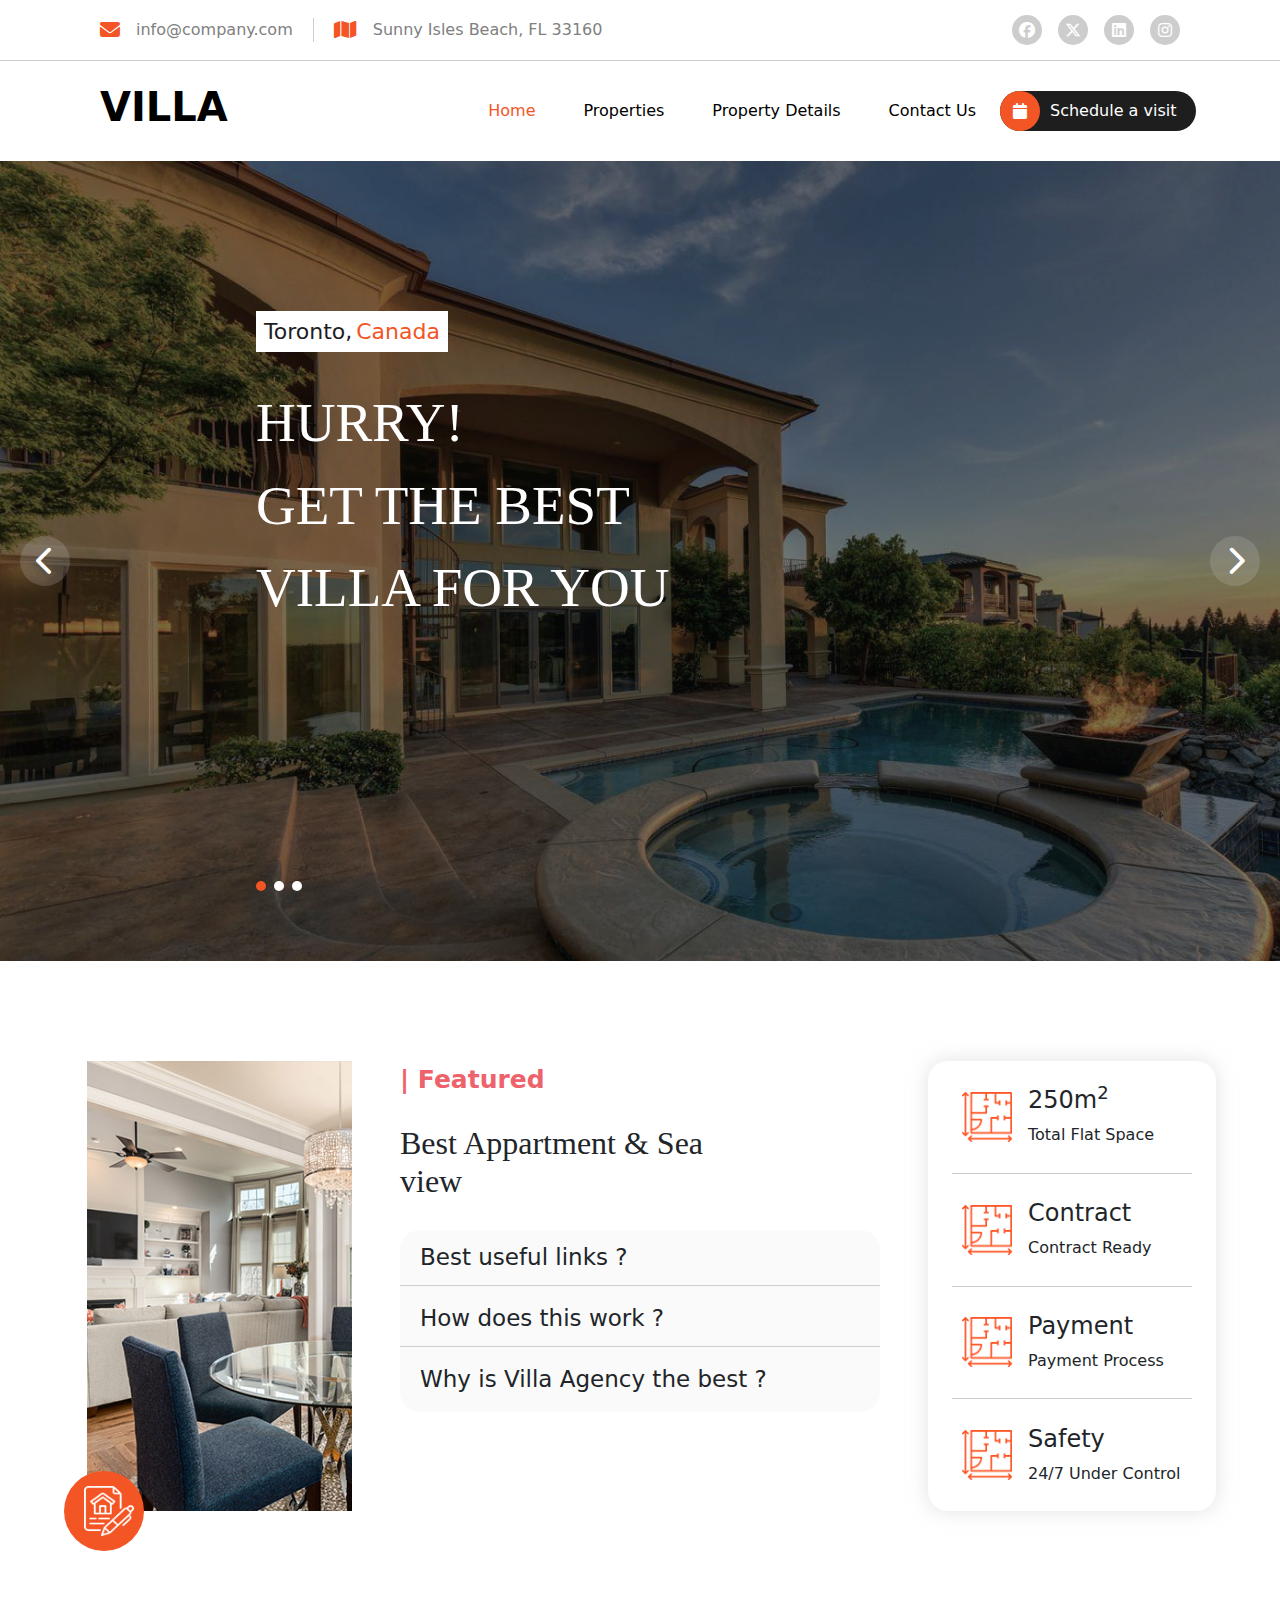
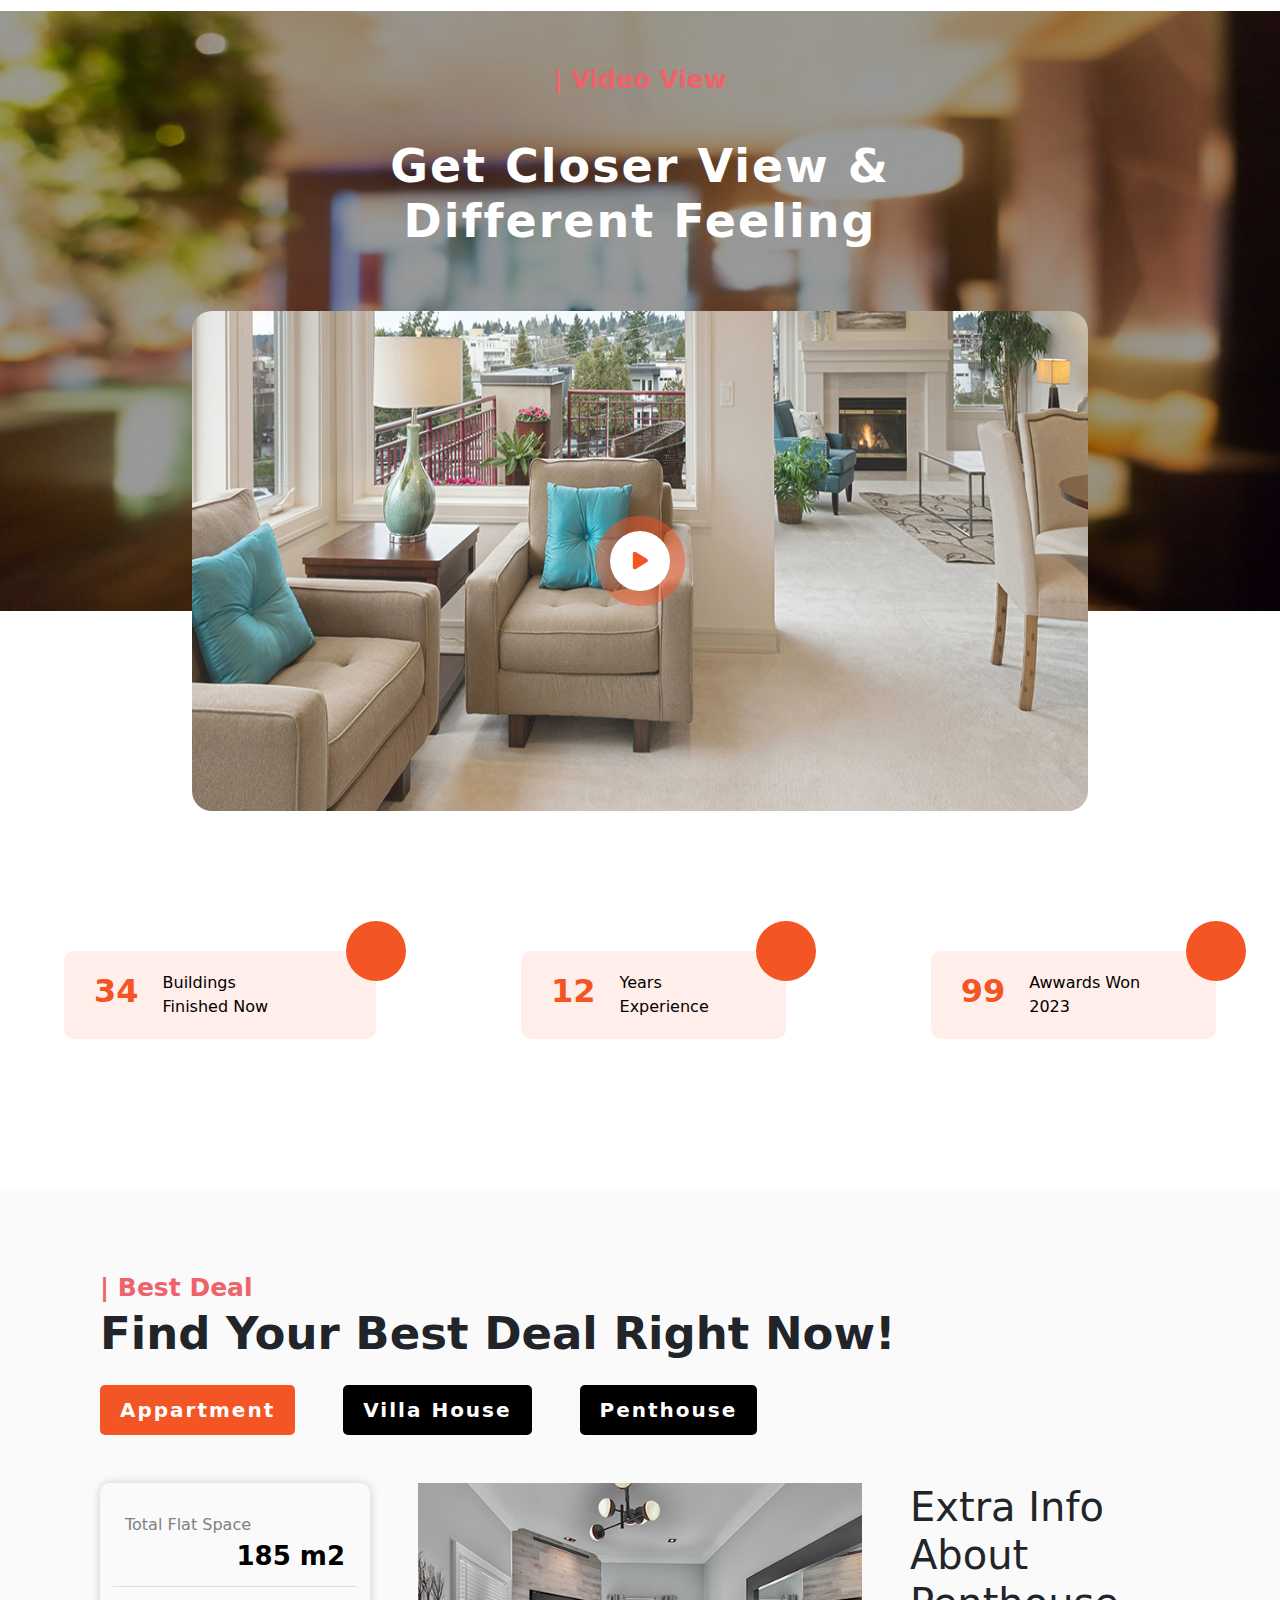
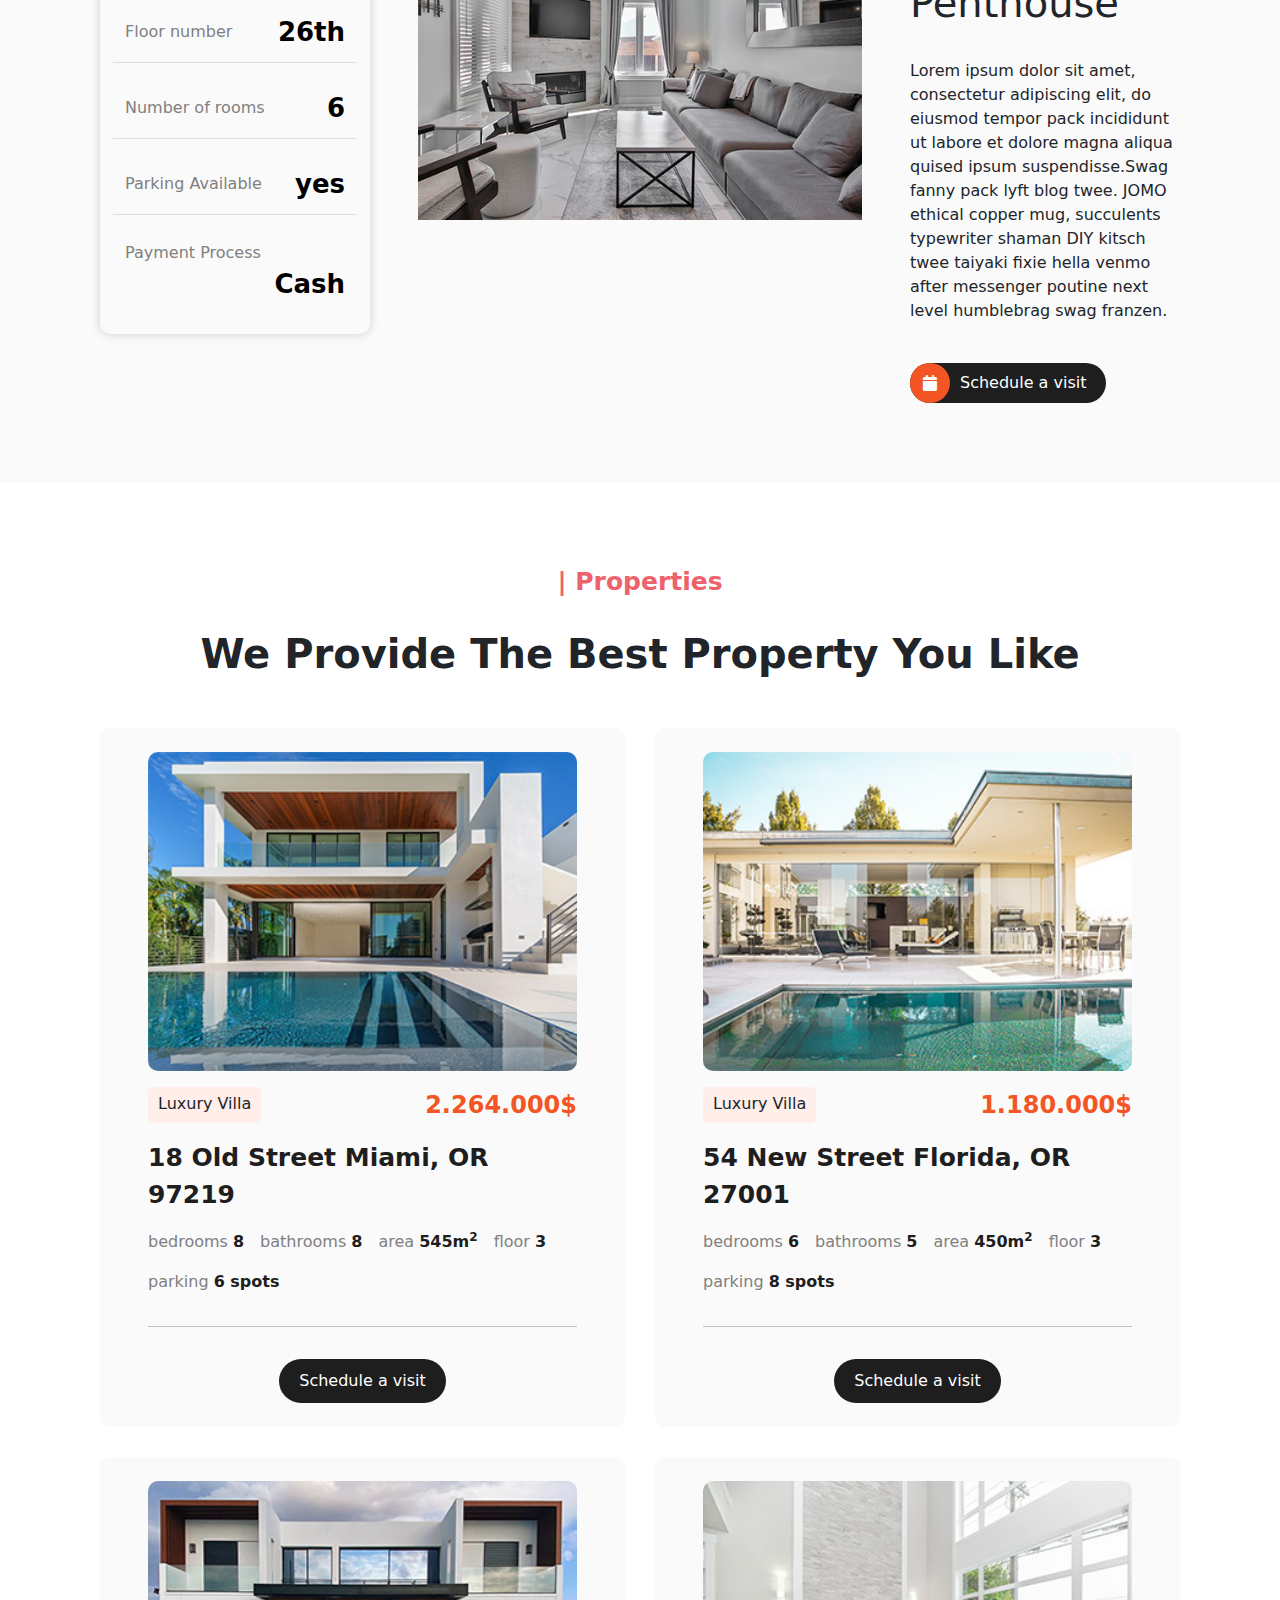
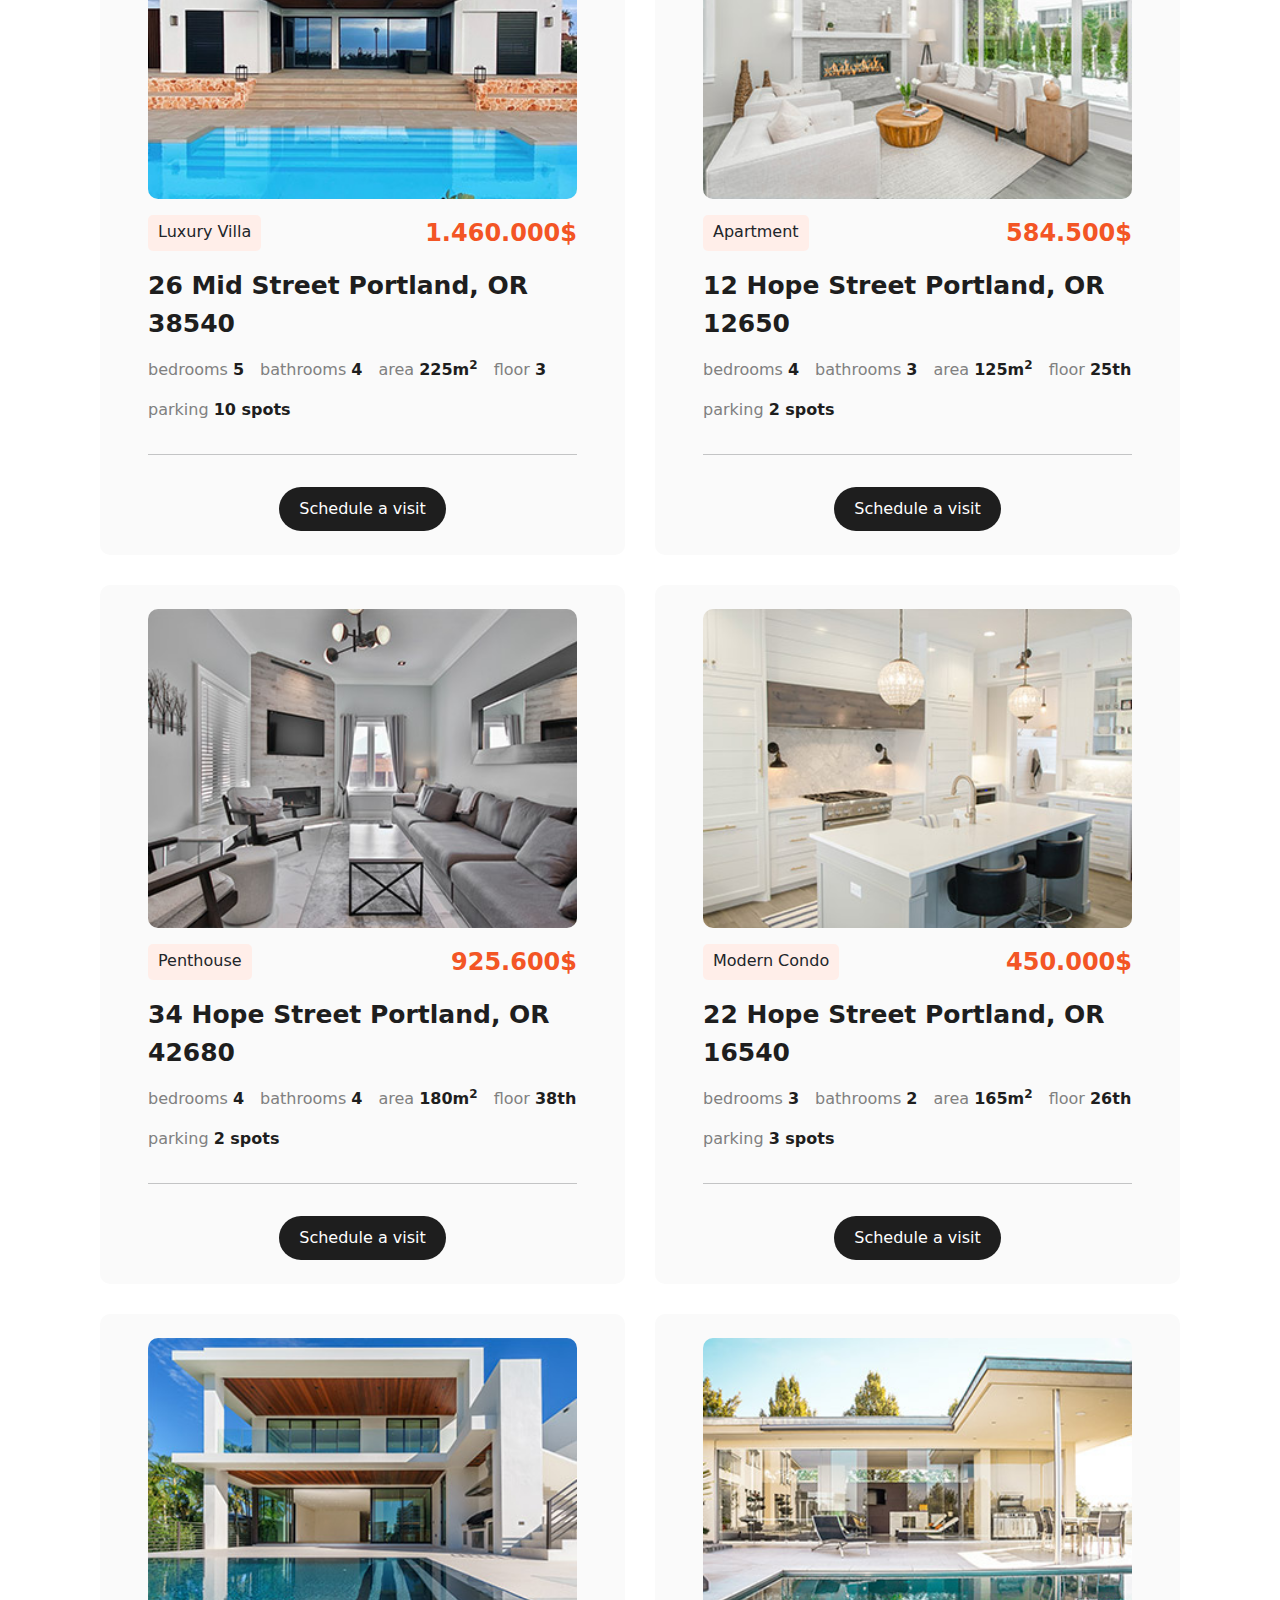
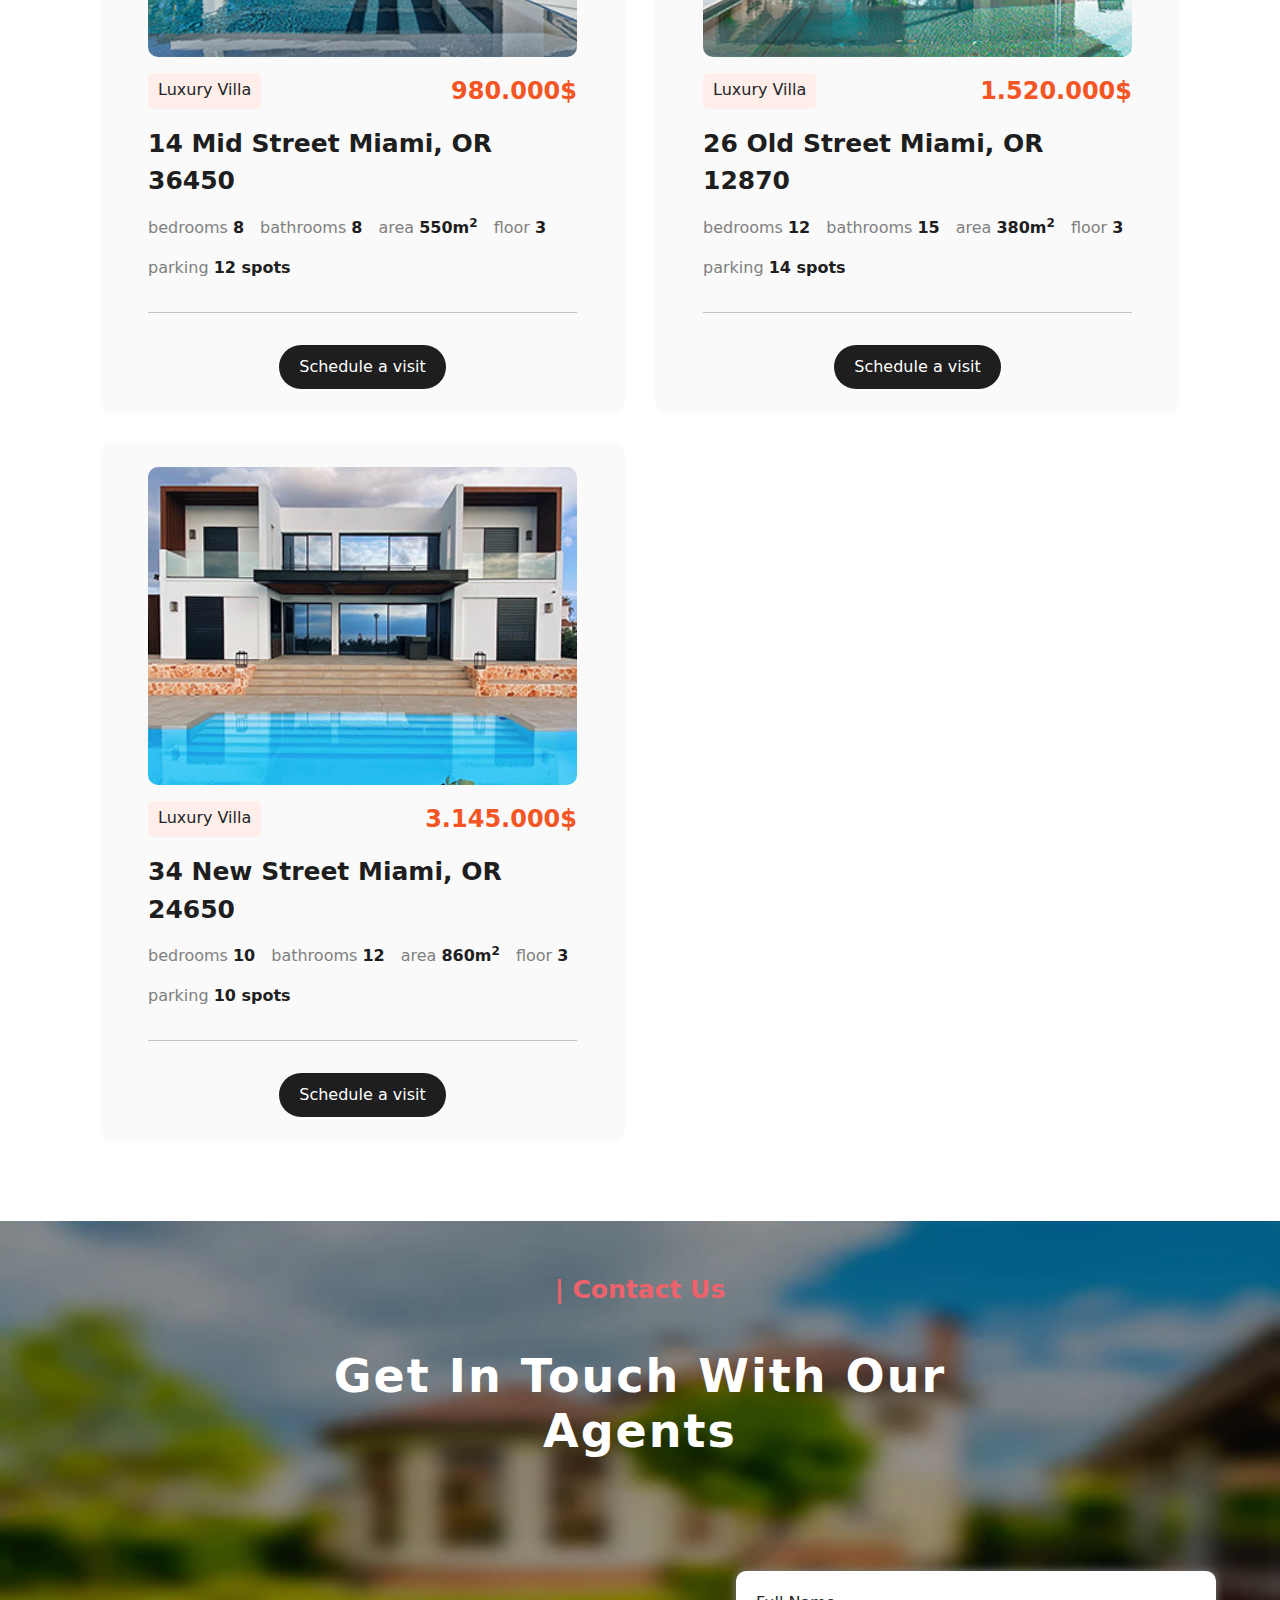
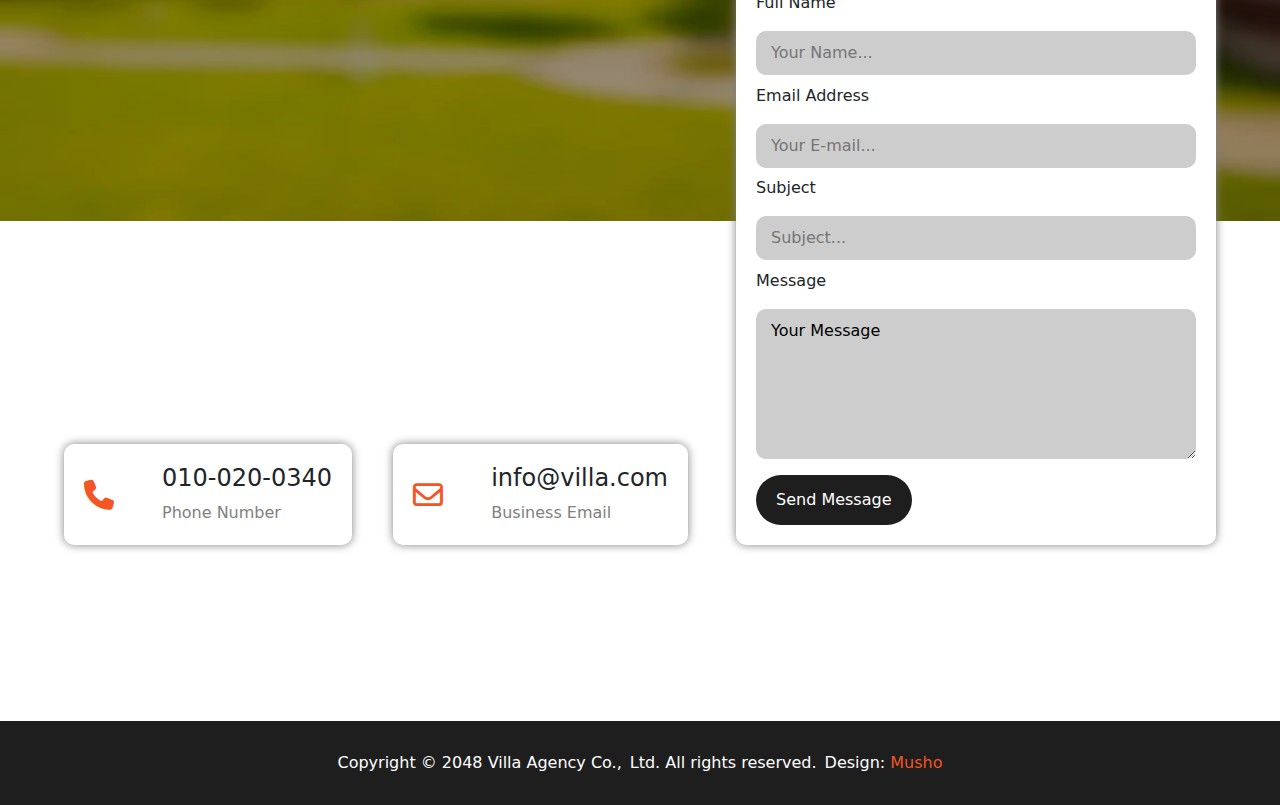
<file: villa/index.html>
<!DOCTYPE html>
<html>
<head>
	<meta charset="utf-8">
	<meta name="viewport" content="width=device-width, initial-scale=1">
	<title>VILLA</title>
	<link rel="stylesheet" href="https://cdnjs.cloudflare.com/ajax/libs/font-awesome/6.7.2/css/all.min.css" integrity="sha512-Evv84Mr4kqVGRNSgIGL/F/aIDqQb7xQ2vcrdIwxfjThSH8CSR7PBEakCr51Ck+w+/U6swU2Im1vVX0SVk9ABhg==" crossorigin="anonymous" referrerpolicy="no-referrer" />
	<link href="https://cdn.jsdelivr.net/npm/bootstrap@5.3.3/dist/css/bootstrap.min.css" rel="stylesheet" integrity="sha384-QWTKZyjpPEjISv5WaRU9OFeRpok6YctnYmDr5pNlyT2bRjXh0JMhjY6hW+ALEwIH" crossorigin="anonymous">
	<link rel="stylesheet" type="text/css" href="style.css">
	<link rel="stylesheet" type="text/css" href="media.css">

</head>
<body  onscroll="fix()">
	<div class="main">
		<div class="info d-lg-flex d-none justify-content-between">
			<div class="mail d-flex align-items-center">
				<div class="gmail d-flex gap-3 align-items-center">
					<i class="fa-solid fa-envelope"></i>
					<span>info@company.com</span>
				</div>
				<div class="loc d-flex gap-3 align-items-center">
					<i class="fa-solid fa-map"></i>
					<span>Sunny Isles Beach, FL 33160</span>
				</div>
			</div>
			<div class="icons d-flex gap-3">
				<a href="https://www.facebook.com/" target="_blank"><i class="fa-brands fa-facebook"></i></a>
				<a href="https://x.com/" target="_blank"><i class="fa-brands fa-x-twitter"></i></a>
            	<a href="https://www.linkedin.com/" target="_blank"><i class="fa-brands fa-linkedin"></i></a>
            	<a href="https://www.instagram.com/" target="_blank"><i class="fa-brands fa-instagram"></i></a>
			</div>
		</div>
		<div class="menu d-flex align-items-center justify-content-between">
			<h1 class="logo col-lg-1 col-auto"><a href="index.html">VILLA</a></h1>
			<ul class="list d-md-flex d-none mb-0 px-4 gap-4 col-auto
			gap-lg-5 col-lg-9 
			justify-content-lg-end justify-content-center">
				<li><a href="index.html" class="active-li">Home</a></li>
				<li><a href="prop.html">Properties</a></li>
				<li><a href="propDet.html">Property Details</a></li>
				<li><a href="contact.html">Contact Us</a></li>
			</ul>
			<div class="schedule d-md-flex d-none align-items-center col-auto">
				<div class="circle d-flex justify-content-center align-items-center"><i class="fa-solid fa-calendar"></i></div>
				<a class="d-lg-block d-none" href="propDet.html">Schedule a visit</a>
			</div>
			<div onclick="menuShow(this)" class="bars d-grid gap-2 align-items-center d-md-none">
				<div></div>
				<div></div>
				<div></div>
			</div>
			<ul class="list2 d-grid d-md-none">
				<li class="text-center"><a href="index.html" class="active-li">Home</a></li>
				<li class="text-center"><a href="prop.html">Properties</a></li>
				<li class="text-center"><a href="propDet.html">Property Details</a></li>
				<li class="text-center"><a href="contact.html">Contact Us</a></li>
			</ul>
		</div>
		
		<div class="content">
			<div class="content_main" index=0>
				<div class="back_dark"></div>
				<div class="location d-flex px-2 py-1 gap-1">
					<span class="city">Toronto,</span>
					<span class="country">Canada</span>
				</div>
				<div class="headline">
					hurry!<br> get the best<br> villa for you
				</div>
			</div>
			
			<div class="next d-flex align-items-center justify-content-center">
				<a onclick="next()" class="d-flex justify-content-center align-items-center">
					<i class="fa-solid fa-chevron-right"></i>
				</a>
			</div>
			<div class="per d-flex align-items-center justify-content-center">
				<a onclick="prev()" class="d-flex justify-content-center align-items-center">
					<i class="fa-solid fa-chevron-left"></i>
				</a>
			</div>
			<div class="pult d-flex gap-2 align-items-center">
				<div class="dod" onclick="slide(this)" index = 0></div>
				<div class="dod" onclick="slide(this)" index = 1></div>
				<div class="dod" onclick="slide(this)" index = 2></div>
			</div>
		</div>

		<div class="apartment d-lg-flex d-grid justify-content-center gap-5 gap-lg-0">
			<div class="apartment_img">
				<div class="main_img"></div>
				<a class="markk" href="#"><img src="ap_1/icon5.png"></a>
			</div>
			<div class="apartment_box1 col-lg-6 px-lg-5 px-0 py-lg-0 py-5">
				<span class="pink_headline">| Featured</span>
				<h1>Best Appartment & Sea view</h1>
				<div id="info_box" class="info_box d-grid">
					<div class="option d-grid" index=0>
						<span>Best useful links ?</span>
						<span>Get the best villa website template in HTML CSS and Bootstrap for your business. TemplateMo provides you the best free CSS templates in the world. Please tell your friends about it.</span>
					</div>
					<div class="option d-grid" index=1>
						<span>How does this work ?</span>
						<span>Get the best villa website template in HTML CSS and Bootstrap for your business. TemplateMo provides you the best free CSS templates in the world. Please tell your friends about it.</span>
					</div>
					<div class="option d-grid" index=2>
						<span>Why is Villa Agency the best ?</span>
						<span>Get the best villa website template in HTML CSS and Bootstrap for your business. TemplateMo provides you the best free CSS templates in the world. Please tell your friends about it.</span>
					</div>
				</div>
			</div>
			<div class="apartment_box2 col-lg-3 d-grid px-4">
				<div class="item d-flex gap-3 align-items-center">
					<img src="ap_1/icon1.png">
					<div class="text d-grid">
						<h4>250m<sup>2</sup></h4>
						<span>Total Flat Space</span>
					</div>
				</div>
				<div class="item d-flex gap-3 align-items-center">
					<img src="ap_1/icon1.png">
					<div class="text d-grid">
						<h4>Contract</h4>
						<span>Contract Ready</span>
					</div>
				</div>
				<div class="item d-flex gap-3 align-items-center">
					<img src="ap_1/icon1.png">
					<div class="text d-grid">
						<h4>Payment</h4>
						<span>Payment Process</span>
					</div>
				</div>
				<div class="item d-flex gap-3 align-items-center">
					<img src="ap_1/icon1.png">
					<div class="text d-grid">
						<h4>Safety</h4>
						<span>24/7 Under Control</span>
					</div>
				</div>
			</div>
		</div>
	</div>
	<div class="video_div d-grid justify-content-center">
		<div class="video_div_blur"></div>
		<div class="video_div_text">
			<span class="pink_headline">| Video View</span>
			<h1>Get Closer View & Different Feeling</h1>
		</div>
		<div class="video">
			<a href="https://www.youtube.com/" target="_blank"><i class="fa-solid fa-play"></i></a>
		</div>
	</div>
	<div class="achivements d-lg-flex d-grid gap-5 justify-content-lg-between align-items-center">
		<div class="ach_item">
			<div class="ach_item_circle"></div>
			<div class="ach_item_main d-flex align-items-center gap-4">
				<h1>34</h1>
				<span>Buildings Finished Now</span>
			</div>
		</div>
		<div class="ach_item">
			<div class="ach_item_circle"></div>
			<div class="ach_item_main d-flex align-items-center gap-4">
				<h1>12</h1>
				<span>Years Experience</span>
			</div>
		</div>
		<div class="ach_item">
			<div class="ach_item_circle"></div>
			<div class="ach_item_main d-flex align-items-center gap-4">
				<h1>99</h1>
				<span>Awwards Won 2023</span>
			</div>
		</div>
	</div>

	<div class="offer d-grid gap-5">
		<div class="offer_header d-flex flex-wrap gap-3 justify-content-lg-between align-items-center">
			<div class="offer_text text-lg-left">
				<span class="pink_headline">| Best Deal</span>
				<h1>Find Your Best Deal Right Now!</h1>
			</div>
			<div class="offer_buttons d-flex flex-wrap gap-3  
			align-items-end gap-lg-5 gap-2 justify-content-center">
				<button class="offer_but active-btn" name="appartment">Appartment</button>
				<button class="offer_but" name="villa">Villa House</button>
				<button class="offer_but" name="penthouse">Penthouse</button>
			</div>
		</div>
		<div class="offer_main d-lg-flex d-grid gap-5 justify-content-lg-between align-items-start"></div>
	</div>


	<div class="all_offers">
		<span class="pink_headline">| Properties</span>
		<h1 class="black_headline">We Provide The Best Property You Like</h1>
		<div class="offers_table d-grid">
			<div class="table_item d-grid justify-items-center gap-3 py-4 px-5">
				<a href="#"><img src="offers/img1.jpg" alt="Luxury Villa"></a>
				<div class="item_info d-grid gap-3 justify-items-center">
					<div class="item_info_head d-md-flex d-grid justify-content-md-between">
						<span class="category">Luxury Villa</span>
						<strong class="price">$2.264.000</strong>
            		</div>
            		<a href="#"><strong>12 New Street Miami, OR 12650</strong></a>
            		<div class="more d-flex flex-wrap gap-3">
                		<span>Bedrooms: <b>8</b></span>
                		<span>Bathrooms: <b>3</b></span>
                		<span>Area: <b>124m<sup>2</sup></b></span>
                		<span>Floor: <b>25th</b></span>
                		<span>Parking: <b>2 cars</b></span>
            		</div>
            		<hr>
            		<button>Schedule a visit</button>
            	</div>
            </div>
    	</div>
    </div>

	<div class="footerBig">
		<div class="footer d-grid justify-content-center">
			<div class="footer_div_blur"></div>
			<div class="footer_div_text">
				<span class="pink_headline">| Contact Us</span>
				<h1>Get In Touch With Our Agents</h1>
			</div>
		</div>
		<div class="footer_content d-lg-flex justify-content-lg-between d-grid gap-5">
			<div class="contact d-grid gap-3">
				<div class="map">
					<iframe src="https://www.google.com/maps/embed?pb=!1m18!1m12!1m3!1d27288.236166854018!2d-80.12572577607133!3d25.91584671046697!2m3!1f0!2f0!3f0!3m2!1i1024!2i768!4f13.1!3m3!1m2!1s0x88d9acfee073549d%3A0xf4e74db7a5da487a!2zU3VubnkgSXNsZXMgQmVhY2gsINWW1azVuNaA1avVpNWhIDMzMTYwLCDVhNWr1aHWgdW11aHVrCDVhtWh1bDVodW21aPVttWl1oA!5e1!3m2!1shy!2sam!4v1732880410329!5m2!1shy!2sam" width="100%" height="450" style="border:0;" allowfullscreen="" loading="lazy" referrerpolicy="no-referrer-when-downgrade"></iframe>
				</div>
				<div class="contact_info d-lg-flex flex-wrap d-grid gap-4 justify-content-lg-between">
					<div class="contact_info_item d-flex align-items-center justify-content-lg-between gap-5">
						<i class="fa-solid fa-phone"></i>
						<div class="item_text">
							<h4>010-020-0340</h4>
							<span>Phone Number</span>
						</div>
					</div>
					<div class="contact_info_item d-flex align-items-center justify-content-lg-between gap-5">
						<i class="fa-regular fa-envelope"></i>
						<div class="item_text">
							<h4>info@villa.com</h4>
							<span>Business Email</span>
						</div>
					</div>
				</div>
			</div>
			<form class="form col-lg-5 d-grid gap-2">
				<div>
					<p>Full Name</p>
					<input class="input" type="text" name="" placeholder="Your Name...">
				</div>
				<div>
					<p>Email Address</p>
					<input class="input" type="email" name="" placeholder="Your E-mail...">
				</div>
				<div>
					<p>Subject</p>
					<input class="input" type="text" name="" placeholder="Subject...">
				</div>
				<div>
					<p>Message</p>
					<textarea>Your Message</textarea>
				</div>
				<input class="submit" type="submit" name="" value="Send Message">
			</form>
		</div>
	</div>
    

	<div class="footerEnd d-flex flex-wrap justify-content-center gap-2">
        <span>Copyright © 2048 Villa Agency Co.,</span>
        <span>Ltd. All rights reserved.</span>
        <span>Design: <span style="color: var(--orange);">Musho</span></span>
    </div>

	<script src="main.js"></script>
	<script src="index.js"></script>
	<script src="offer.js"></script>
	<script type="module" src="prop.js"></script>
	<script type="module" src="paint.js"></script>
</body>
</html>
</file>
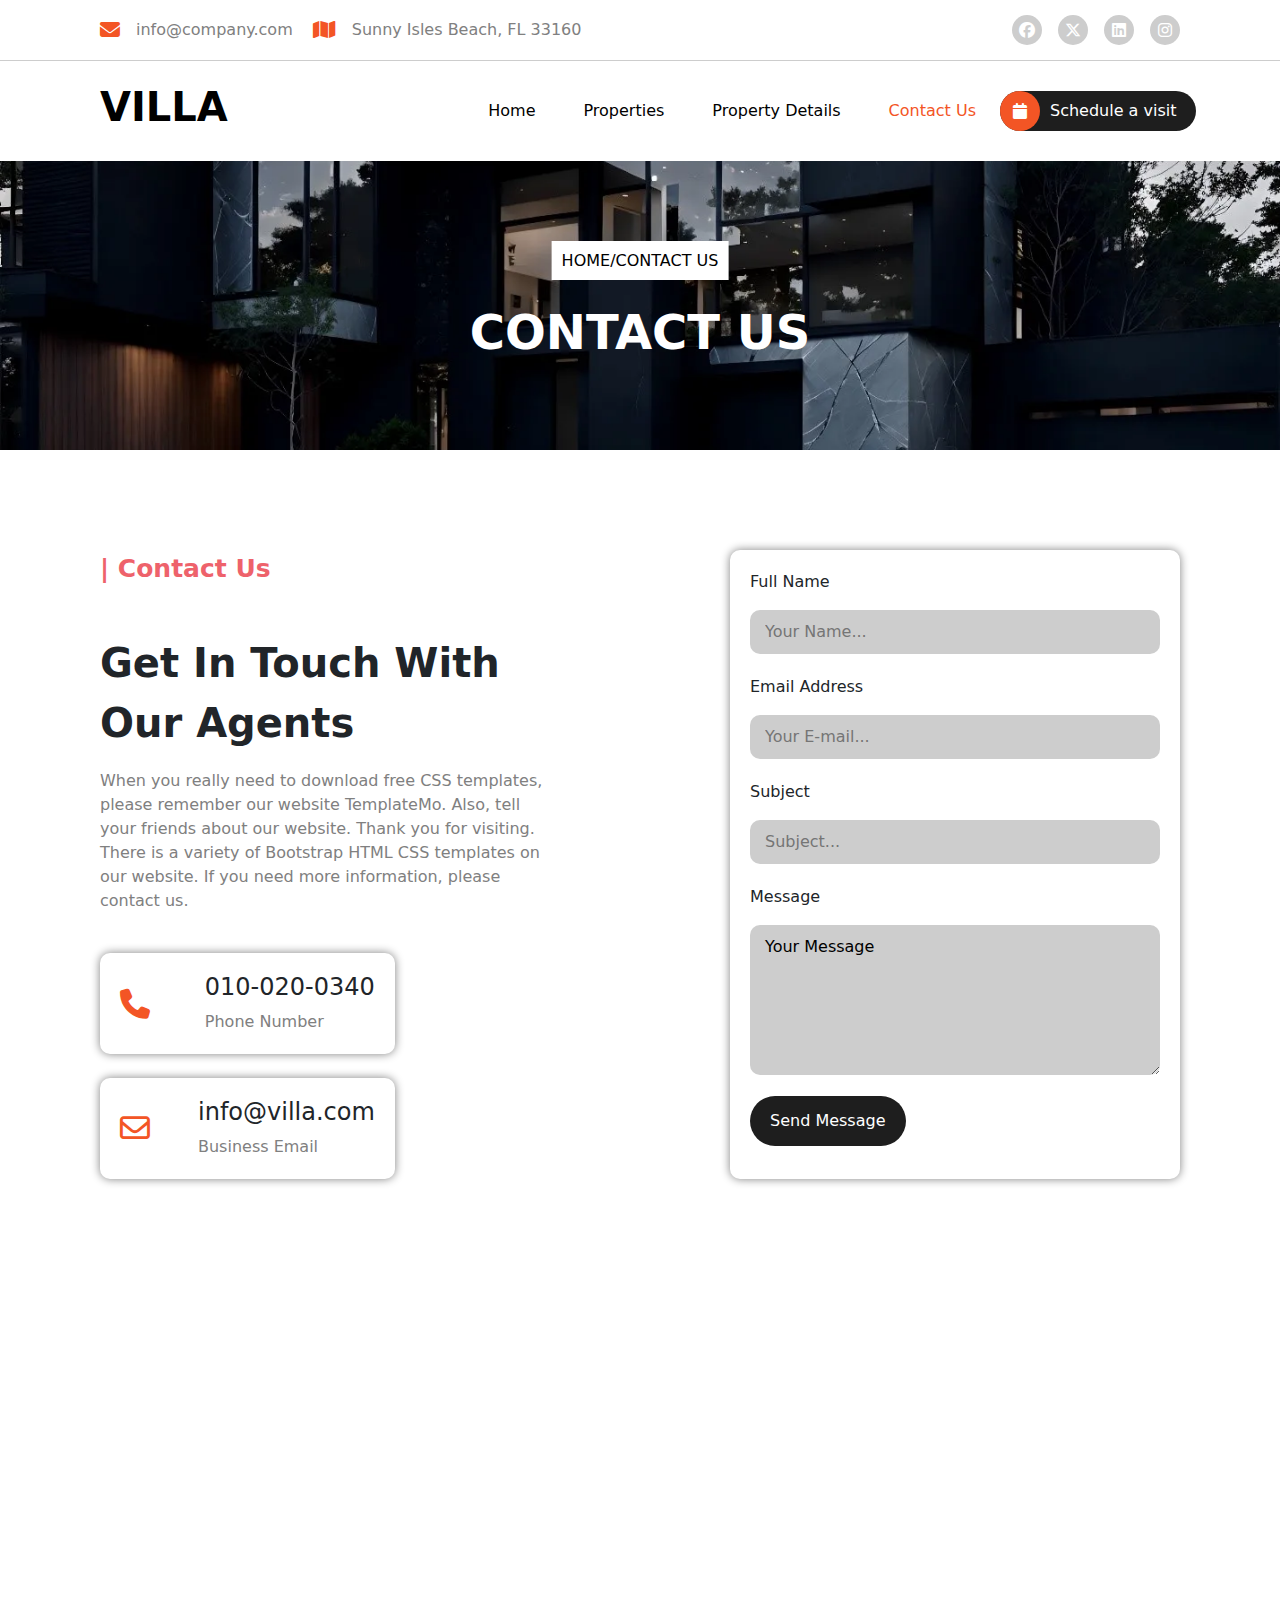
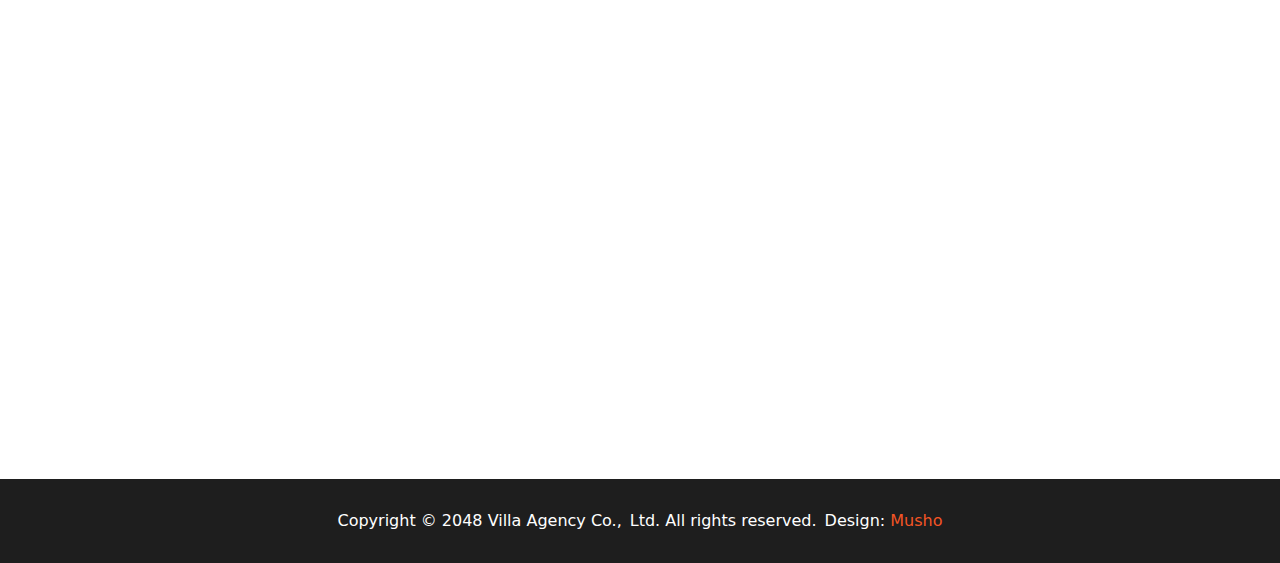
<file: villa/contact.html>
<html lang="en">
<head>
    <meta charset="UTF-8">
    <meta name="viewport" content="width=device-width, initial-scale=1.0">
    <title>Contact Us</title>
    <link rel="stylesheet" href="https://cdnjs.cloudflare.com/ajax/libs/font-awesome/6.7.2/css/all.min.css" integrity="sha512-Evv84Mr4kqVGRNSgIGL/F/aIDqQb7xQ2vcrdIwxfjThSH8CSR7PBEakCr51Ck+w+/U6swU2Im1vVX0SVk9ABhg==" crossorigin="anonymous" referrerpolicy="no-referrer" />
	<link href="https://cdn.jsdelivr.net/npm/bootstrap@5.3.3/dist/css/bootstrap.min.css" rel="stylesheet" integrity="sha384-QWTKZyjpPEjISv5WaRU9OFeRpok6YctnYmDr5pNlyT2bRjXh0JMhjY6hW+ALEwIH" crossorigin="anonymous">
	<link rel="stylesheet" type="text/css" href="style.css">
	<link rel="stylesheet" type="text/css" href="media.css">
</head>
<body onscroll="fix()">
    <div class="info d-lg-flex d-none justify-content-between">
        <div class="mail d-flex align-items-center">
            <div class="gmail d-flex gap-3 align-items-center">
                <i class="fa-solid fa-envelope"></i>
                <span>info@company.com</span>
            </div>
            <div class="map d-flex gap-3 align-items-center">
                <i class="fa-solid fa-map"></i>
                <span>Sunny Isles Beach, FL 33160</span>
            </div>
        </div>
        <div class="icons d-flex gap-3">
            <a href="https://www.facebook.com/" target="_blank"><i class="fa-brands fa-facebook"></i></a>
            <a href="https://x.com/" target="_blank"><i class="fa-brands fa-x-twitter"></i></a>
            <a href="https://www.linkedin.com/" target="_blank"><i class="fa-brands fa-linkedin"></i></a>
            <a href="https://www.instagram.com/" target="_blank"><i class="fa-brands fa-instagram"></i></a>
        </div>
    </div>
    <div class="menu d-flex align-items-center justify-content-between">
        <h1 class="logo col-lg-1 col-auto"><a href="index.html">VILLA</a></h1>
        <ul class="list d-md-flex d-none mb-0 px-4 gap-4 col-auto
        gap-lg-5 col-lg-9 
        justify-content-lg-end justify-content-center">
            <li><a href="index.html">Home</a></li>
            <li><a href="prop.html">Properties</a></li>
            <li><a href="propDet.html">Property Details</a></li>
            <li><a href="contact.html" class="active-li">Contact Us</a></li>
        </ul>
        <div class="schedule d-md-flex d-none align-items-center col-auto">
            <div class="circle d-flex justify-content-center align-items-center"><i class="fa-solid fa-calendar"></i></div>
            <a class="d-lg-block d-none" href="propDet.html">Schedule a visit</a>
        </div>
        <div onclick="menuShow(this)" class="bars d-grid gap-2 align-items-center d-md-none">
            <div></div>
            <div></div>
            <div></div>
        </div>
        <ul class="list2 d-grid d-md-none">
            <li class="text-center"><a href="index.html">Home</a></li>
            <li class="text-center"><a href="prop.html">Properties</a></li>
            <li class="text-center"><a href="propDet.html">Property Details</a></li>
            <li class="text-center"><a href="contact.html" class="active-li">Contact Us</a></li>
        </ul>
    </div>

    <div class="prop">
        <div class="prop-img d-grid justify-content-center gap-3">
            <h2 class="prop-head">Home/contact us</h2>
            <h1 class="prop-head2">Contact us</h1>
        </div>
        
        <div class="contactUs d-lg-flex d-grid gap-5 justify-content-between">
            <div class="contactText col-lg-5 d-grid gap-4">
                <div class="mainText d-grid gap-3">
                    <div class="pink_headline">| Contact Us</div>
                    <div class="black_headline">Get In Touch With Our Agents</div>
                    <p>When you really need to download free CSS templates, please remember our website TemplateMo. Also, tell your friends about our website. Thank you for visiting. There is a variety of Bootstrap HTML CSS templates on our website. If you need more information, please contact us.</p>
                </div>
                <div class="contact_info d-grid gap-4 justify-content-lg-between">
					<div class="contact_info_item d-flex align-items-center justify-content-lg-between gap-5">
						<i class="fa-solid fa-phone"></i>
						<div class="item_text">
							<h4>010-020-0340</h4>
							<span>Phone Number</span>
						</div>
					</div>
					<div class="contact_info_item d-flex align-items-center justify-content-lg-between gap-5">
						<i class="fa-regular fa-envelope"></i>
						<div class="item_text">
							<h4>info@villa.com</h4>
							<span>Business Email</span>
						</div>
					</div>
				</div>
            </div>
            <form class="form col-lg-5 d-grid gap-2">
				<div>
					<p>Full Name</p>
					<input class="input" type="text" name="" placeholder="Your Name...">
				</div>
				<div>
					<p>Email Address</p>
					<input class="input" type="email" name="" placeholder="Your E-mail...">
				</div>
				<div>
					<p>Subject</p>
					<input class="input" type="text" name="" placeholder="Subject...">
				</div>
				<div>
					<p>Message</p>
					<textarea>Your Message</textarea>
				</div>
				<input class="submit" type="submit" name="" value="Send Message">
			</form>
        </div>
        <div class="map2">
            <iframe src="https://www.google.com/maps/embed?pb=!1m18!1m12!1m3!1d27288.236166854018!2d-80.12572577607133!3d25.91584671046697!2m3!1f0!2f0!3f0!3m2!1i1024!2i768!4f13.1!3m3!1m2!1s0x88d9acfee073549d%3A0xf4e74db7a5da487a!2zU3VubnkgSXNsZXMgQmVhY2gsINWW1azVuNaA1avVpNWhIDMzMTYwLCDVhNWr1aHWgdW11aHVrCDVhtWh1bDVodW21aPVttWl1oA!5e1!3m2!1shy!2sam!4v1732880410329!5m2!1shy!2sam" width="100%" height="600" style="border:0;" allowfullscreen="" loading="lazy" referrerpolicy="no-referrer-when-downgrade"></iframe>
        </div>
    </div>

    <div class="footerEnd d-flex flex-wrap justify-content-center gap-2">
        <span>Copyright © 2048 Villa Agency Co.,</span>
        <span>Ltd. All rights reserved.</span>
        <span>Design: <span style="color: var(--orange);">Musho</span></span>
    </div>

    <script src="main.js"></script>
</body>
</html>
</file>
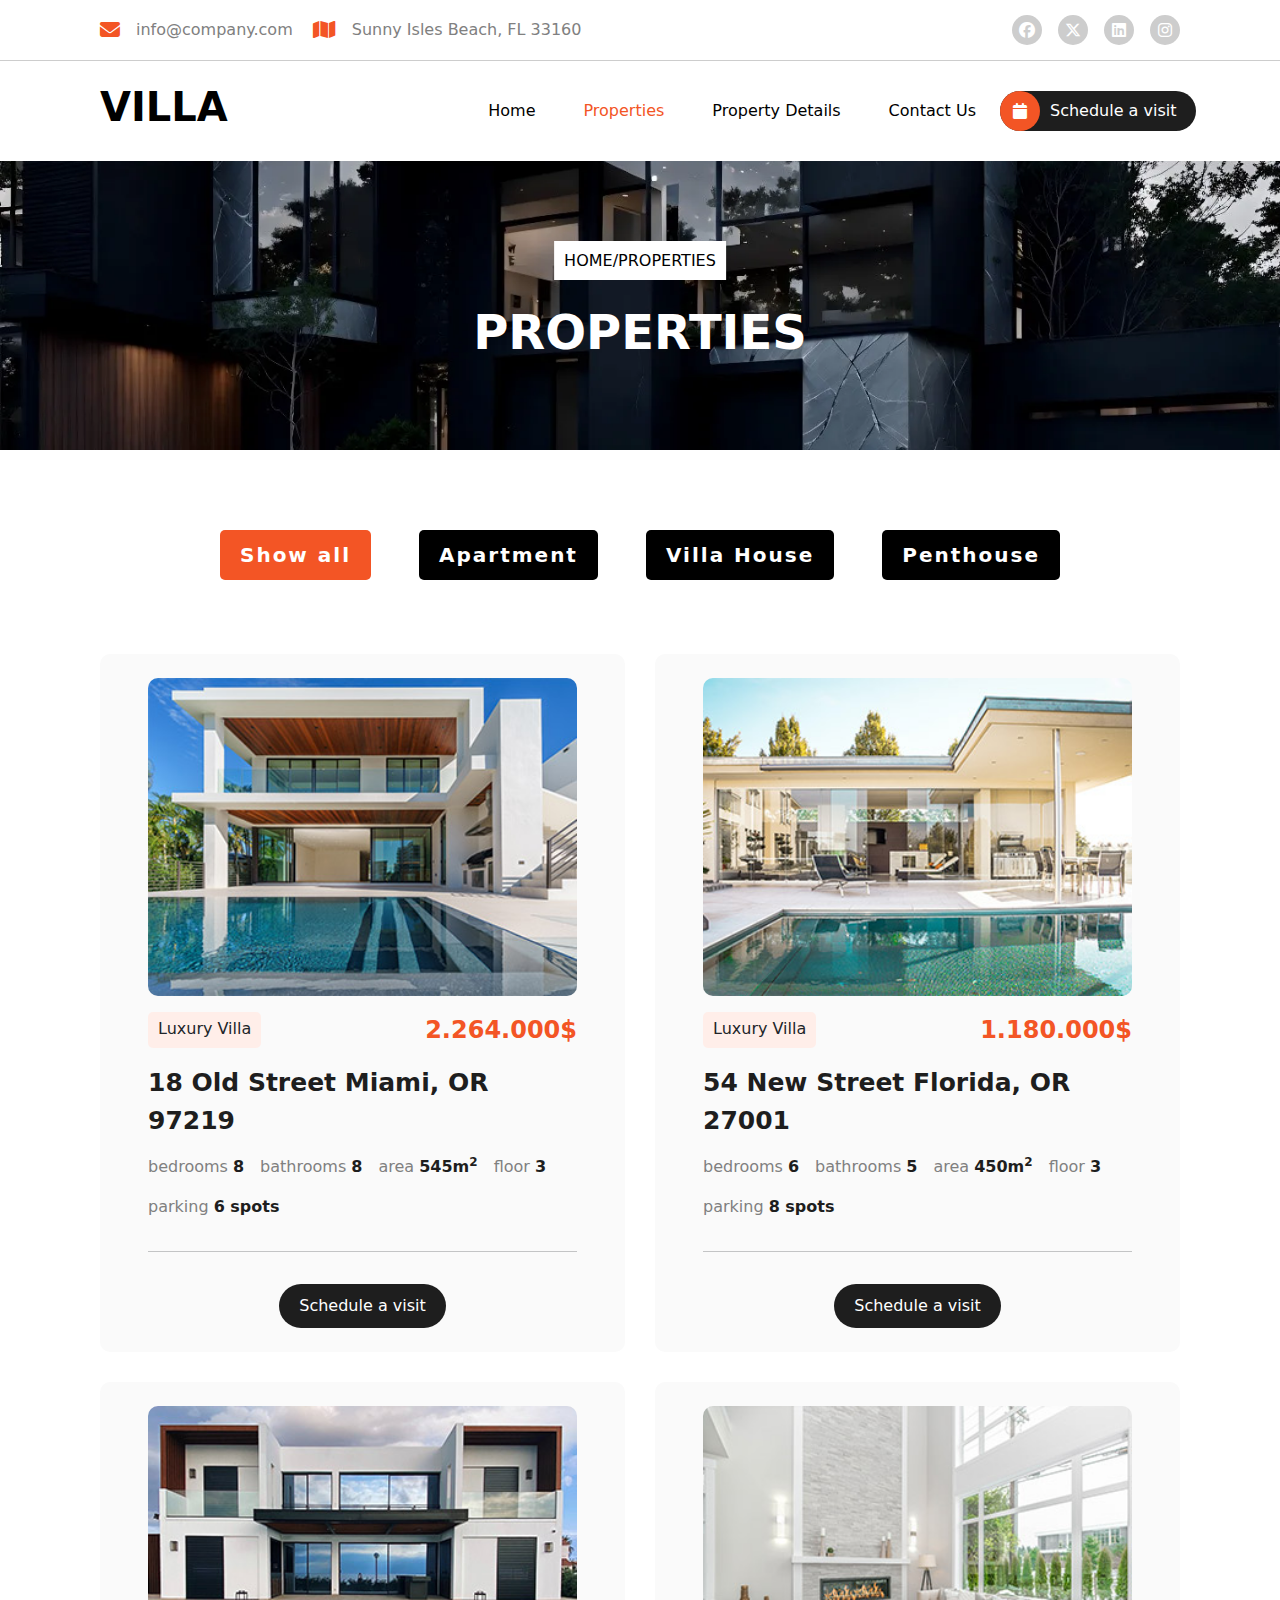
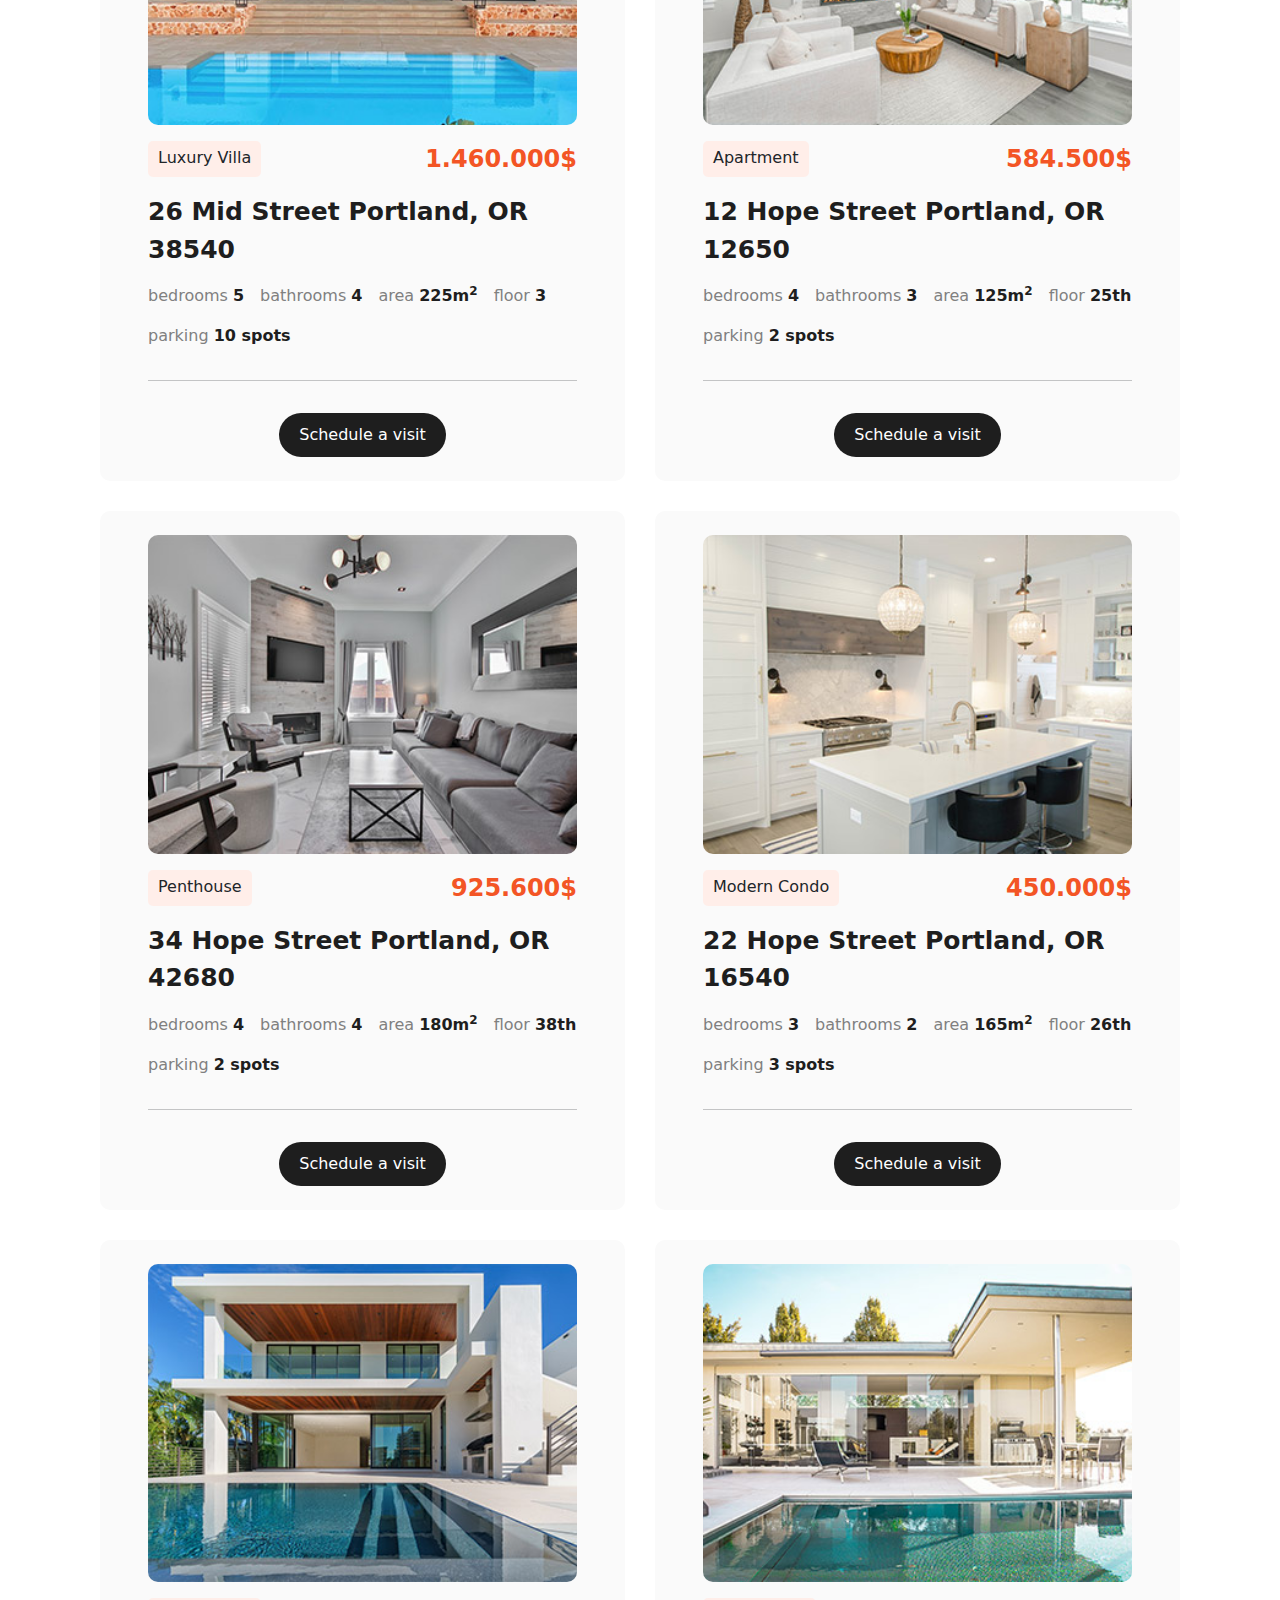
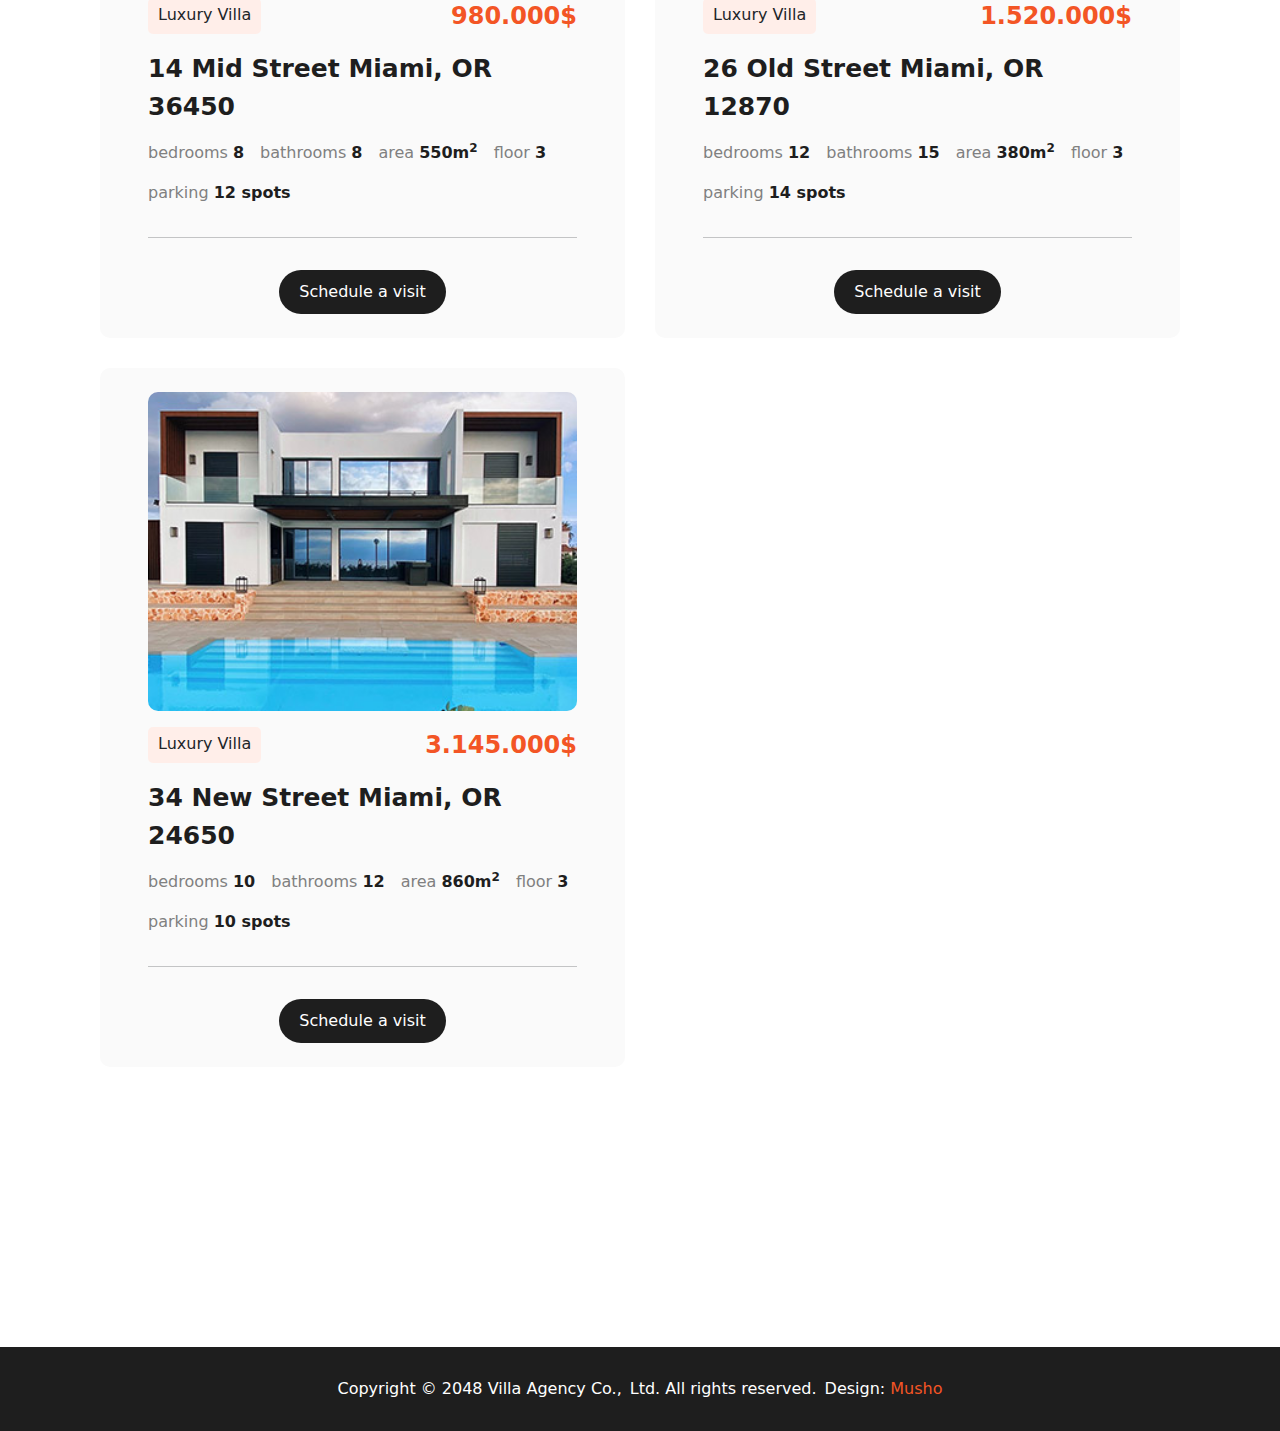
<file: villa/prop.html>
<html lang="en">
<head>
    <meta charset="UTF-8">
    <meta name="viewport" content="width=device-width, initial-scale=1.0">
    <title>Properties</title>
    <link rel="stylesheet" href="https://cdnjs.cloudflare.com/ajax/libs/font-awesome/6.7.2/css/all.min.css" integrity="sha512-Evv84Mr4kqVGRNSgIGL/F/aIDqQb7xQ2vcrdIwxfjThSH8CSR7PBEakCr51Ck+w+/U6swU2Im1vVX0SVk9ABhg==" crossorigin="anonymous" referrerpolicy="no-referrer" />
	<link href="https://cdn.jsdelivr.net/npm/bootstrap@5.3.3/dist/css/bootstrap.min.css" rel="stylesheet" integrity="sha384-QWTKZyjpPEjISv5WaRU9OFeRpok6YctnYmDr5pNlyT2bRjXh0JMhjY6hW+ALEwIH" crossorigin="anonymous">
	<link rel="stylesheet" type="text/css" href="style.css">
	<link rel="stylesheet" type="text/css" href="media.css">
</head>
<body onscroll="fix()">
    <div class="info d-lg-flex d-none justify-content-between">
        <div class="mail d-flex align-items-center">
            <div class="gmail d-flex gap-3 align-items-center">
                <i class="fa-solid fa-envelope"></i>
                <span>info@company.com</span>
            </div>
            <div class="map d-flex gap-3 align-items-center">
                <i class="fa-solid fa-map"></i>
                <span>Sunny Isles Beach, FL 33160</span>
            </div>
        </div>
        <div class="icons d-flex gap-3">
            <a href="https://www.facebook.com/" target="_blank"><i class="fa-brands fa-facebook"></i></a>
            <a href="https://x.com/" target="_blank"><i class="fa-brands fa-x-twitter"></i></a>
            <a href="https://www.linkedin.com/" target="_blank"><i class="fa-brands fa-linkedin"></i></a>
            <a href="https://www.instagram.com/" target="_blank"><i class="fa-brands fa-instagram"></i></a>
        </div>
    </div>
    <div class="menu d-flex align-items-center justify-content-between">
        <h1 class="logo col-lg-1 col-auto"><a href="index.html">VILLA</a></h1>
        <ul class="list d-md-flex d-none mb-0 px-4 gap-4 col-auto
        gap-lg-5 col-lg-9 
        justify-content-lg-end justify-content-center">
            <li><a href="index.html">Home</a></li>
            <li><a href="prop.html" class="active-li">Properties</a></li>
            <li><a href="propDet.html">Property Details</a></li>
            <li><a href="contact.html">Contact Us</a></li>
        </ul>
        <div class="schedule d-md-flex d-none align-items-center col-auto">
            <div class="circle d-flex justify-content-center align-items-center"><i class="fa-solid fa-calendar"></i></div>
            <a class="d-lg-block d-none" href="propDet.html">Schedule a visit</a>
        </div>
        <div onclick="menuShow(this)" class="bars d-grid gap-2 align-items-center d-md-none">
            <div></div>
            <div></div>
            <div></div>
        </div>
        <ul class="list2 d-grid d-md-none">
            <li class="text-center"><a href="index.html">Home</a></li>
            <li class="text-center"><a href="prop.html" class="active-li">Properties</a></li>
            <li class="text-center"><a href="propDet.html">Property Details</a></li>
            <li class="text-center"><a href="contact.html">Contact Us</a></li>
        </ul>
    </div>
    <div class="prop">
        <div class="prop-img d-grid justify-content-center gap-3">
            <h2 class="prop-head">Home/properties</h2>
            <h1 class="prop-head2">Properties</h1>
        </div>
        <div class="all_offers d-grid gap-4">
            <div class="offer_buttons_prop d-flex flex-wrap gap-3  
			align-items-end gap-lg-5 gap-2 justify-content-center">
				<button class="offer_but active-btn" name="appartment">Show all</button>
				<button class="offer_but" name="appartment">Apartment</button>
				<button class="offer_but" name="villa">Villa House</button>
				<button class="offer_but" name="penthouse">Penthouse</button>
			</div>
            <div class="offers_table d-grid">
                <div class="table_item d-grid justify-items-center gap-3 py-4 px-5">
                    <a href="#"><img src="offers/img1.jpg" alt="Luxury Villa"></a>
                    <div class="item_info d-grid gap-3 justify-items-center">
                        <div class="item_info_head d-md-flex d-grid justify-content-md-between">
                            <span class="category">Luxury Villa</span>
                            <strong class="price">$2.264.000</strong>
                        </div>
                        <a href="#"><strong>12 New Street Miami, OR 12650</strong></a>
                        <div class="more d-flex flex-wrap gap-3">
                            <span>Bedrooms: <b>8</b></span>
                            <span>Bathrooms: <b>3</b></span>
                            <span>Area: <b>124m<sup>2</sup></b></span>
                            <span>Floor: <b>25th</b></span>
                            <span>Parking: <b>2 cars</b></span>
                        </div>
                        <hr>
                        <button>Schedule a visit</button>
                    </div>
                </div>
            </div>
        </div>
    </div>

    <div class="footerEnd d-flex flex-wrap justify-content-center gap-2">
        <span>Copyright © 2048 Villa Agency Co.,</span>
        <span>Ltd. All rights reserved.</span>
        <span>Design: <span style="color: var(--orange);">Musho</span></span>
    </div>

	<script src="main.js"></script>
	<script type="module" src="prop.js"></script>
	<script type="module" src="paint.js"></script>
</body>
</html>
</file>
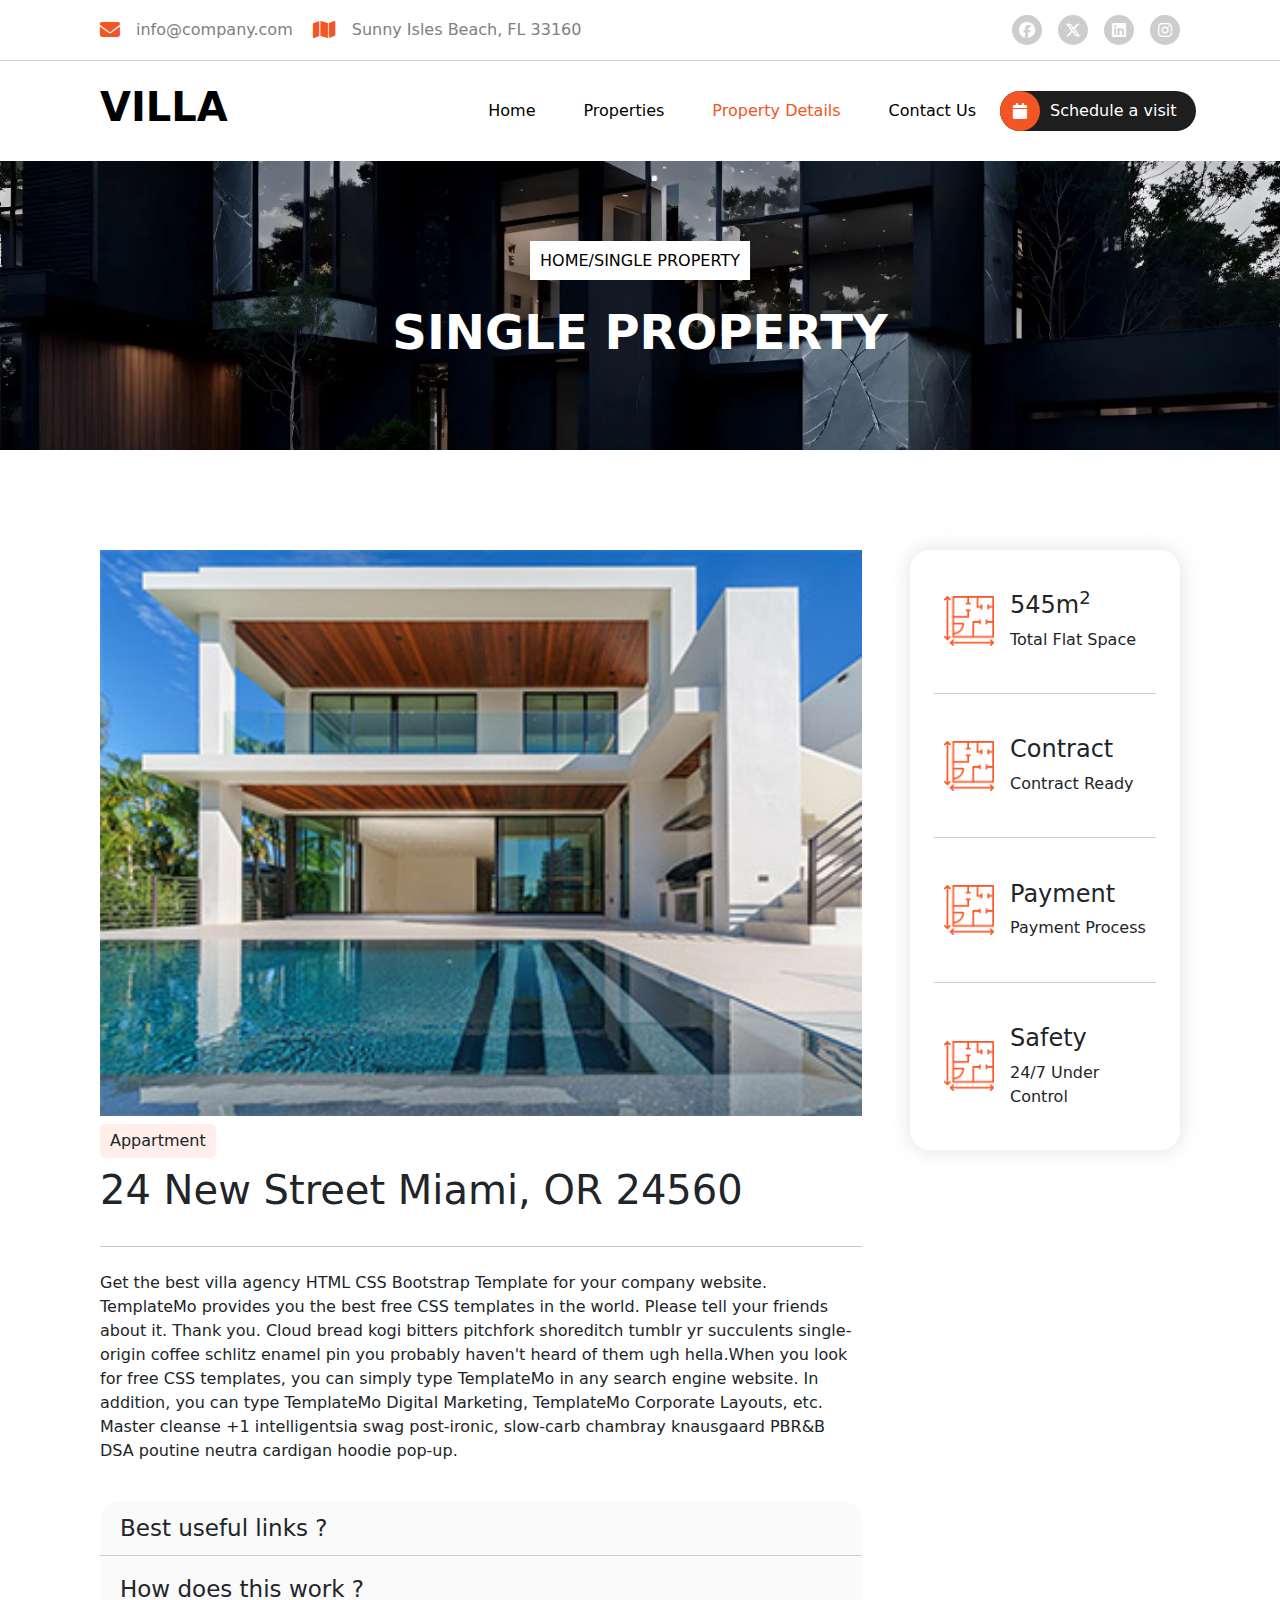
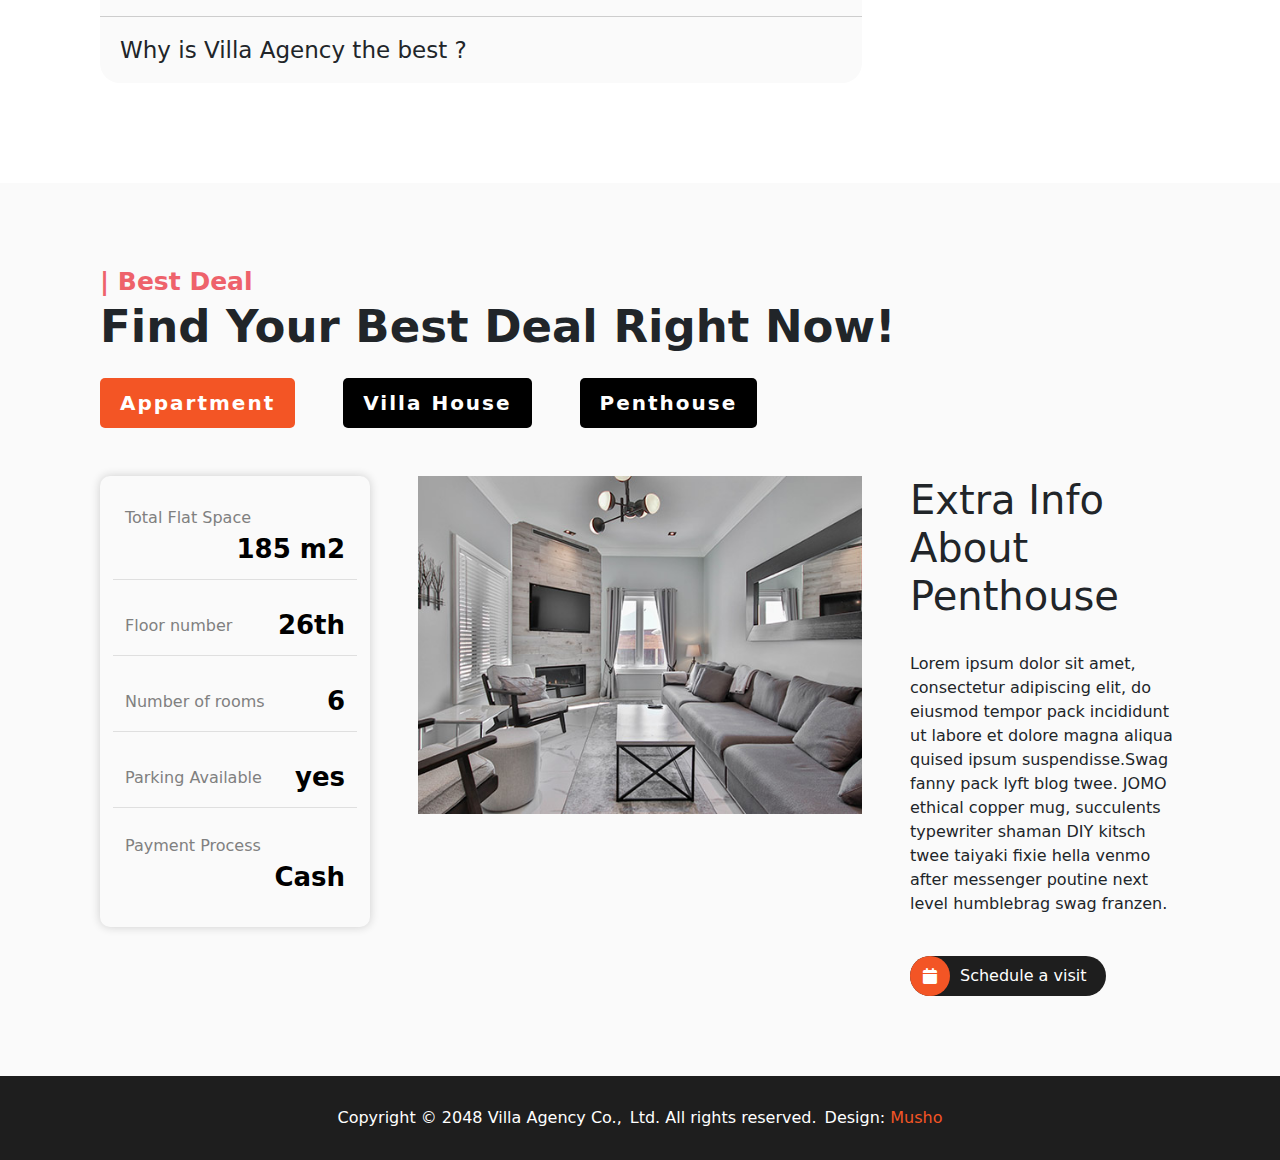
<file: villa/propDet.html>
<html lang="en">
<head>
    <meta charset="UTF-8">
    <meta name="viewport" content="width=device-width, initial-scale=1.0">
    <title>Property Details</title>
    <link rel="stylesheet" href="https://cdnjs.cloudflare.com/ajax/libs/font-awesome/6.7.2/css/all.min.css" integrity="sha512-Evv84Mr4kqVGRNSgIGL/F/aIDqQb7xQ2vcrdIwxfjThSH8CSR7PBEakCr51Ck+w+/U6swU2Im1vVX0SVk9ABhg==" crossorigin="anonymous" referrerpolicy="no-referrer" />
	<link href="https://cdn.jsdelivr.net/npm/bootstrap@5.3.3/dist/css/bootstrap.min.css" rel="stylesheet" integrity="sha384-QWTKZyjpPEjISv5WaRU9OFeRpok6YctnYmDr5pNlyT2bRjXh0JMhjY6hW+ALEwIH" crossorigin="anonymous">
	<link rel="stylesheet" type="text/css" href="style.css">
	<link rel="stylesheet" type="text/css" href="media.css">
</head>
<body onscroll="fix()">
    <div class="info d-lg-flex d-none justify-content-between">
        <div class="mail d-flex align-items-center">
            <div class="gmail d-flex gap-3 align-items-center">
                <i class="fa-solid fa-envelope"></i>
                <span>info@company.com</span>
            </div>
            <div class="map d-flex gap-3 align-items-center">
                <i class="fa-solid fa-map"></i>
                <span>Sunny Isles Beach, FL 33160</span>
            </div>
        </div>
        <div class="icons d-flex gap-3">
            <a href="https://www.facebook.com/" target="_blank"><i class="fa-brands fa-facebook"></i></a>
            <a href="https://x.com/" target="_blank"><i class="fa-brands fa-x-twitter"></i></a>
            <a href="https://www.linkedin.com/" target="_blank"><i class="fa-brands fa-linkedin"></i></a>
            <a href="https://www.instagram.com/" target="_blank"><i class="fa-brands fa-instagram"></i></a>
        </div>
    </div>
    <div class="menu d-flex align-items-center justify-content-between">
        <h1 class="logo col-lg-1 col-auto"><a href="index.html">VILLA</a></h1>
        <ul class="list d-md-flex d-none mb-0 px-4 gap-4 col-auto
        gap-lg-5 col-lg-9 
        justify-content-lg-end justify-content-center">
            <li><a href="index.html">Home</a></li>
            <li><a href="prop.html">Properties</a></li>
            <li><a href="propDet.html" class="active-li">Property Details</a></li>
            <li><a href="contact.html">Contact Us</a></li>
        </ul>
        <div class="schedule d-md-flex d-none align-items-center col-auto">
            <div class="circle d-flex justify-content-center align-items-center"><i class="fa-solid fa-calendar"></i></div>
            <a class="d-lg-block d-none" href="propDet.html">Schedule a visit</a>
        </div>
        <div onclick="menuShow(this)" class="bars d-grid gap-2 align-items-center d-md-none">
            <div></div>
            <div></div>
            <div></div>
        </div>
        <ul class="list2 d-grid d-md-none">
            <li class="text-center"><a href="index.html">Home</a></li>
            <li class="text-center"><a href="prop.html">Properties</a></li>
            <li class="text-center"><a href="propDet.html" class="active-li">Property Details</a></li>
            <li class="text-center"><a href="contact.html">Contact Us</a></li>
        </ul>
    </div>
    <div class="prop">
        <div class="prop-img d-grid justify-content-center gap-3">
            <h2 class="prop-head">Home/Single Property</h2>
            <h1 class="prop-head2">Single Property</h1>
        </div>
    </div>
    <div class="details d-lg-flex d-grid gap-5 justify-content-between align-items-lg-start"><!--JS--></div>

    <div class="offer d-grid gap-5">
		<div class="offer_header d-flex flex-wrap gap-3 justify-content-lg-between align-items-center">
			<div class="offer_text">
				<span class="pink_headline">| Best Deal</span>
				<h1>Find Your Best Deal Right Now!</h1>
			</div>
			<div class="offer_buttons d-flex flex-wrap gap-3  
			align-items-end gap-lg-5 gap-2 justify-content-center">
				<button class="offer_but active-btn" name="appartment">Appartment</button>
				<button class="offer_but" name="villa">Villa House</button>
				<button class="offer_but" name="penthouse">Penthouse</button>
			</div>
		</div>
		<div class="offer_main d-lg-flex d-grid gap-5 justify-content-lg-between align-items-start"><!--JS--></div>
	</div>

    <div class="footerEnd unusual d-flex flex-wrap justify-content-center gap-2">
        <span>Copyright © 2048 Villa Agency Co.,</span>
        <span>Ltd. All rights reserved.</span>
        <span>Design: <span style="color: var(--orange);">Musho</span></span>
    </div>

    <script src="main.js"></script>
	<script src="offer.js"></script>
    <script type="module" src="propDet.js"></script>
    <script type="module" src="detailspaint.js"></script>
</body>
</html>
</file>
<file: villa/style.css>
:root{
	--orange: #f35525;
	--black: #1e1e1e;
	--gray: #cdcdcd;
	--orango: rgba(243, 85, 37,0.5);
	--grayo: rgba(205, 205, 205,0.2);
	--grayo2: rgba(205, 205, 205,0.6);
	--pink: #ee626b;
	--lightpink: #ffeee9;
	--lightgray: #fafafa;
	--lettergary: #c6b2aa;
}
*{
	padding: 0;
	margin: 0;
}
.pink_headline{
	font-size: 25px;
	color: var(--pink);
	font-weight: 700;
}
.main{
	width: 100%;
}
.fixed-menu{
    top: 0;
    box-shadow: 0px 5px 10px gray;
}
/*info*/
.info{
	width: 100%;
	background: white;
	padding: 15px 100px;
	border-bottom: solid 1px var(--gray);
	font-size: 16px;
}
.info a{
	width: 30px;
	height: 30px;
	border-radius: 50%;
	background: var(--gray);
	color: white;
	text-decoration: none;
	display: flex;
	justify-content: center;
	align-items: center;
}
.info a:hover{
	background: var(--orange);
	transition: 0.7s;
}
.mail i{
	color: var(--orange);
	font-size: 20px;
}
.mail span{
	color: gray;
}
.gmail{
	padding: 0px 20px 0px 0px;
}
.loc{
	padding: 0px 0px 0px 20px;
	border-left: solid 1px var(--gray);
}

/*menu*/
.menu{
	width: 100%;
	padding: 20px 100px;
	z-index: 3;
	position: relative;
	background: white;
	height: 100px;
}
.menu a{
	text-decoration: none;
	color: black;
}
.active-li{
	color: var(--orange)!important;
}
.logo{
	font-size: 40px;
	font-weight: 700;
}
.list{
	list-style: none;
	font-weight: 500;
}
.list a:hover{
	color: var(--orange);
	transition: 0.7s;
}
.schedule{
	width: fit-content;
	padding: 0px 10px 0px 0px;
	height: 40px;
	color: white;
	border-radius: 20px;
	background: var(--black);
	cursor: pointer;
}
.schedule a{
	text-decoration: none;
	color: white;
	padding: 0px 10px;
}
.schedule a:hover{
	color: var(--orange);
}
.circle{
	width: 40px;
	height: 40px;
	background: var(--orange);
	border-radius: 50%;
}
.bars{
	width: 40px;
	height: 40px;
	cursor: pointer;
	position: relative;
}
.bars div{
	width: 100%;
	border-bottom: solid 3px;
	transition: 0.5s;
}
.active > :nth-child(1){
	transform: rotate(-45deg);
	position: absolute;
	top: 18px;
}
.active > :nth-child(2){
	display: none;
}
.active > :nth-child(3){
	transform: rotate(45deg);
	position: absolute;
	bottom: 18px;
}

/*drop down menu*/
.list2{
	list-style: none;
	font-weight: 500;
	width: 70%;
	position: absolute;
	left: 15%;
	top: -200%;
	z-index: -100;
	background: white;
	padding: 10px 0px;
}
.list2 > :nth-child(-n+3){
	border-bottom: solid 0.5px var(--gray);
}
.list2 li{
	padding: 8px 0px;
}
.list2 a{
	text-decoration: none;
	color: var(--black);
}
.list2 a:hover{
	color: var(--orange);
	transition: 0.7s;
}
.show{
	top: 100px;
	animation: show 0.7s;
}
.hide{
	top: -200%;
	animation: hide 0.7s;
}
@keyframes show{
	from{
		top: -200%;
		z-index: 0;
	}
	to{
		top: 100px;
		z-index: 1;
	}
}
@keyframes hide{
	from{
		top: 100px;
		z-index: 1;
	}
	to{
		top: -200%;
		z-index: 0;
	}
}


/*content*/
.content{
	width: 100%;
	height: fit-content;
	position: relative;
	overflow: hidden;
	position: relative;
}
.content_main{
	width: 100%;
	height: 800px;
	background: url(content/img1.jpg);
	background-size: cover;
	background-repeat: no-repeat;
	padding: 150px 20% 100px;
	position: relative;
}
.back_dark{
	width: 100%;
	height: 100%;
	background: rgba(13, 13, 13, 0.3);
	position: absolute;
	top: 0px;
	left: 0px;
	z-index: 0;
}
.location{
	width: fit-content;
	padding: 5px;
	background: white;
	font-size: 22px;
	position: relative;
}
.location .city{
	color: var(--black);
	font-weight: 500;
}
.location .country{
	color: var(--orange);
	font-size: 500;
}
.headline{
	margin-top: 30px;
	font-size: 55px;
	font-family: Arial Black;
	color: white;
	text-transform: uppercase;
	position: relative;
	white-space: prewrap;
}
.next,.per{
	padding: 0px 20px;
	height: 100%;
	position: absolute;
	top: 0px;
	font-size: 30px;
}
.next a,.per a{
	width: 50px;
	height: 50px;
	background: var(--grayo);
	color: white;
	text-decoration: none;
	border-radius: 50%;
	cursor: pointer;
}
.next a:hover,.per a:hover{
	background: var(--grayo2);
	transition: 0.7s;
}
.next{
	right: 0px;
}
.per{
	left: 0px;
}
.pult{
	width: fit-content;
	position: absolute;
	bottom: 70px;
	left: 20%;
}
.dod{
	width: 10px;
	height: 10px;
	background: white;
	border-radius: 50%;
	cursor: pointer;
}
.contentAppend{
	animation: next 0.4s;
}
.contentUnAppend{
	animation: prev 0.4s;
}
@keyframes next{
	from{
		transform: translateX(100%);
	}
	to{
		transform: translateX(0%);
	}
}
@keyframes prev{
	from{
		transform: translateX(-100%);
	}
	to{
		transform: translate(0%);
	}
}

/*apartment*/
.apartment{
	width: 100%;
	height: fit-content;
	box-sizing: border-box;
	padding: 100px 5%;
}
.apartment_img{
	width: 100%;
	height: 450px;
	position: relative;
	object-fit: contain;
}
.main_img{
	position: absolute;
	left: 8%;
	background: url("main_images/img1.jpg");
	width: 92%;
	height: 100%;
	background-size: cover;
	background-repeat: no-repeat;
}
.markk{
	display: flex;
	justify-content: center;
	align-items: center;
	padding-left: 10px;
    width: 80px;
    height: 80px;
    background-color: var(--orange);
    border-radius: 50%;
    position: absolute;
    left: 0px;
	bottom: -40px;
}
.markk img{
	width: 50px;
	height: 50px;
}


.apartment_box1 h1{
	margin-top: 25px;
	width: 70%;
	font-size: 32px;
	font-family: Arial Black;
}
.info_box{
	margin-top: 30px;
	width: 100%;
	height: fit-content;
	background: var(--lightgray);
	border-radius: 20px;
	font-size: 20px;
}

.option{
	overflow: hidden;
}
.info_box :nth-child(-n+2) > :first-child{
	border-bottom: solid 1px var(--gray);
}
.option span{
	padding: 10px 20px;
}
.info_box > *{
	cursor: pointer;
	font-size: 23px;
	font-weight: 500;
}
/*for click*/
.active-box{
	color: var(--orange);
}
.anim {
	animation: down 0.5s ease-in-out;
	transform-origin: top;
}

@keyframes down {
	from {
		transform: scaleY(0);
	}
	to {
		transform: scaleY(1);
	}
}

.apartment_box2{
	max-height: 600px;
	box-shadow: 0px 0px 20px var(--grayo2);
	border-radius: 20px;
}
.apartment_box2 > :nth-child(-n+3){
	border-bottom: solid 1px var(--gray);
}
.item{
	padding: 20px 10px;
}
.item img{
	width: 50px;
	height: 50px;
}


/*video*/
.video_div{
	width: 100%;
	height: 600px;
	background: url("main_images/img2.jpg");
	background-size: 100% 100%;
	padding: 0px 20%;
	position: relative;
}
.video_div_blur{
	width: 100%;
	height: 100%;
	background: black;
	filter: opacity(0.4);
	position: absolute;
	z-index: 0;
}
.video_div_text{
	padding: 50px 15%;
	text-align: center;
	z-index: 1;
}
.video_div_text h1{
	color: white;
	font-size: 46px;
	margin-top: 40px;
	font-weight: 700;
	letter-spacing: 2px;
}
.video{
	width: 70%;
	height: 500px;
	background: url("main_images/vid.jpg");
	background-size: 100% 100%;
	position: absolute;
	top: 50%;
	left: 15%;
	border-radius: 20px;
	display: flex;
	justify-content: center;
	align-items: center;
}
.video a{
	position: relative;
	z-index: 2;
	width: 60px;
	height: 60px;
	background: white;
	border-radius: 50%;
	display: flex;
	justify-content: center;
	align-items: center;
	font-size: 20px;
	text-decoration: none;
	color: var(--orange);
	outline: solid 15px var(--orango);
}

/*achivemants*/
.achivements{
	width: 100%;
	padding: 40px 5% 100px;
	margin-top: 300px;
}

.ach_item{
	width: fit-content;
	background: var(--lightpink);
	border-radius: 10px;
	box-sizing: border-box;
	padding: 20px 30px;
	position: relative;
}
.ach_item_circle{
	width: 60px;
	height: 60px;
	background: var(--orange);
	position: absolute;
	top: -30px;
	right: -30px;
	border-radius: 50%;
}
.ach_item_main h1{
	color: var(--orange);
	font-weight: 900;
	font-size: 2rem;
}
.ach_item_main span{
	color: black;
	font-size: 1rem;
	font-weight: 500;
	width: 50%;
}


/*offer page*/
.offer{
	margin-top: 50px;
	width: 100%;
	padding: 80px 100px;
	box-sizing: border-box;
	background: var(--lightgray);
}
.offer_text h1{
	font-size: 45px;
	font-weight: 900;
	white-space: pre-wrap;
	width: 100%;
}
.offer_but{
	background: black;
	color: white;
	font-size: 20px;
	letter-spacing: 2px;
	font-weight: 600;
	padding: 10px 20px;
	border-radius: 5px;
	border: none;
	white-space: nowrap;
}
.active-btn{
	background: var(--orange);

}
.offer_but:hover{
	transform: scale(0.99);
	transition: 0.6s;
}
.offer_but_active{
	background: var(--orange);
}
.offer_main{
	animation: offerShow 1s;
}
@keyframes offerShow{
	from{
		opacity: 0;
	}
	to{
		opacity: 1;
	}
}
.offer_main_info1{
	box-shadow: 0px 0px 10px var(--gray);
	border-radius: 10px;
	padding: 20px 25px;
	background: var(--lightgray);
	font-weight: 400;
	height: fit-content;
}
.offer_main_info1 .row{
	color: gray;
	font-weight: 500;
	padding: 10px 0px;
	white-space: nowrap;
	/* text-transform: capitalize; */
}
.offer_main_info1 > :nth-child(-n+4){
	border-bottom: solid 0.5px var(--grayo2);
}
.offer_main_info1 .row > :nth-child(2){
	font-size: 26px;
	color: black;
	font-weight: 700;
	text-align: right;
}
.offer_main_img{
	width: 100%;
	max-height: 450px;
	object-fit: cover;
}


/*All offers*/
.all_offers{
	width: 100%;
	padding: 80px 100px;
	text-align: center;
	background: white;
}
.black_headline{
	font-size: 40px;
	font-weight: 800;
	margin-top: 30px;
	width: 100%;
	white-space: pre-wrap;
}

.offers_table{
	width: 100%;
	height: fit-content;
	border-radius: 20px;
	gap: 30px;
	grid-template-columns: repeat(auto-fill,minmax(350px,1fr));
	margin-top: 50px;
}
.table_item{
	padding: 10px;
	background: var(--lightgray);
	border-radius: 10px;
}
.table_item img{
	width: 100%;
	border-radius: 10px;
}
.item_info{
	background: transparent;
}
.category{
	background: var(--lightpink);
	padding: 5px 10px;
	border-radius: 5px;
}
.price{
	font-size: 24px;
	color: var(--orange);
}
.table_item a{
	text-align: left;
	text-decoration: none;
	color: var(--black);
	font-size: 25px;
}
.table_item button{
	width: fit-content;
	padding: 10px 20px;
	background: var(--black);
	color: white;
	font-weight: 500;
	border-radius: 30px;
	border: none;
	margin: 0px auto;
	cursor: pointer;
}
.table_item button:hover{
	background: var(--orange);
	transition: 0.6s;
}
.more span{
	color: gray;
}
.more b{
	color: var(--black);
}



/*verjjjjjj*/
.footerBig{
	position: relative;
	height: 900px;
}
.footer{
	width: 100%;
	height: 600px;
	background: url("main_images/footer.jpg");
	background-size: 100% 100%;
	padding: 0px 0%;
}
.footer_div_blur{
	width: 100%;
	height: 600px;
	background: black;
	filter: opacity(0.4);
	position: absolute;
	z-index: 0;
}
.footer_div_text{
	padding: 50px 10%;
	text-align: center;
	z-index: 1;
}
.footer_div_text h1{
	color: white;
	font-size: 46px;
	margin-top: 40px;
	font-weight: 700;
	letter-spacing: 2px;
}
.footer_content{
	width: 100%;
	height: fit-content;
	position: absolute;
	top: 300px;
	padding: 50px 5%;
}
.contact{
	width: 100%;
}
.map{
	border: none;
	padding: 0;
}
.map iframe{
	border-radius: 10px;
}
.contact_info_item{
	background: white;
	box-shadow: 0px 0px 10px gray;
	border-radius: 10px;
	padding: 20px;
}
.contact_info_item i{
	color: var(--orange);
	font-size: 30px;
}
.contact_info_item span{
	color: gray;
}
.form{
	background: white;
	box-shadow: 0px 0px 10px gray;
	border-radius: 10px;
	padding: 20px;
}
.input,.form textarea{
	width: 100%;
	border-radius: 10px;
	background: var(--gray);
	border: none;
	padding: 10px 15px;
}
.form textarea{
	height: 150px;
}
.submit{
	height: 50px;
	width: fit-content;
	padding: 10px 20px;
	border-radius: 30px;
	background: var(--black);
	color: white;
	border: none;
}
.submit:hover{
	background: var(--orange);
	transition: 0.7s;
}







/*PROPERTIES*/
.prop{
	width: 100%;
}
.prop-img{
	width: 100%;
	background: url("main_images/prop.webp") center center/cover no-repeat;
	padding: 80px 0px;
	text-align: center;
	text-transform: uppercase;
}
.prop-head{
	width: fit-content;
	background: white;
	padding: 10px;
	white-space: nowrap;
	letter-spacing: 0px;
	color: black;
	font-size: 1rem;
	font-weight: 500;
	margin-left: 50%;
	transform: translate(-50%);
}
.prop-head2{
	color: white;
	font-size: 3rem;
	font-weight: 900;
}


/*properties details*/
.details{
	width: 100%;
	padding: 100px 100px 50px;
}
.detImg{
	background-size: contain;
}
.link{
	cursor: pointer;
}

/*Contcat us*/
.contactUs{
	padding: 100px;
}
.mainText p{
	color: gray;
}
.map2{
	padding: 0px 100px;
}
.map2 iframe{
	border-radius: 15px;
}



.footerEnd{
	margin-top: 200px;
	background: var(--black);
	color: white;
	text-align: center;
	padding: 30px 0px;
	font-size: 1rem;
}
.unusual{
	margin-top: 0px;
}
</file>
<file: villa/media.css>
:root{
	--orange: #f35525;
	--black: #1e1e1e;
	--gray: #cdcdcd;
	--grayo: rgba(205, 205, 205,0.2);
	--grayo2: rgba(205, 205, 205,0.6);
	--pink: #ee626b;
}
/* @media(max-width: 1536px){
	.content{
		background-size: auto;
	}
} */

@media(min-width: 750px) and (max-width: 990px){
	.schedule{
		padding: 0px;
	}
	.schedule div{
		cursor: pointer;
	}
	.schedule div:hover{
		color: var(--black);
		transition: 0.6s;
	}
	.apartment{
		padding: 50px 100px;
	}
}

@media(min-width: 320px) and (max-width: 480px){
	.menu{
		padding: 20px 30px;
	}
	.content_main{
		padding: 50px 10%;
	}
	.video_div{
		padding: 0px 0px;
		background-size: auto;
		background-repeat: no-repeat;
	}
	.video_div_text{
		padding: 10px 0px;
		font-size: 25px;
	}
	.video_div_text h1{
		font-size: 40px;
	}
	.video{
		width: 96%;
		height: 250px;
		left: 2%;
	}
	.achivements{
		margin-top: 50px;
		padding: 0px 30px;
	}
	.ach_item{
		width: 100%;
	}
	.offer{
		padding: 30px 2%;
	}
	.offer_text h1{
		width: 100%;
	}
	.offer_main_img{
		width: 100%;
		height: 300px;
	}
	.all_offers{
		padding: 10px 2%;
	}
	.all_offers h1{
		width: 100%;
		margin-left: 0px;
	}
	.offers_table{
		grid-template-columns: 1fr;
	}
	.details{
		padding: 50px 10px;
	}
	.contactUs{
		padding: 50px 10px;	
	}
	.map2{
		padding: 0px 10px;
	}
	.map2 iframe{
		height: 400px;
	}
}
@media(min-width: 481px) and (max-width: 1100px){
	.video_div{
		padding: 0px 0px;
		background-size: 100% 100%;
		background-repeat: no-repeat;
	}
	.video_div_text{
		padding: 10px 0px;
		font-size: 25px;
	}
	.video_div_text h1{
		font-size: 40px;
	}
	.video{
		width: 96%;
		height: 400px;
		left: 2%;
	}
	.achivements{
		margin-top: 200px;
		padding: 0px 40px;
	}
	.ach_item{
		width: 100%;
	}
	.offer{
		padding: 30px 10%;
	}
	.offer_text h1{
		width: 100%;
	}
	.offer_main_img{
		width: 100%;
		height: 400px;
	}
	.offer_main_info1 .row > :nth-child(2){
		text-align: right;
	}
	/* .all_offers{
		padding: 10px 2%;
	}
	.all_offers h1{
		width: 100%;
		margin-left: 0px;
	}
	.offers_table{
		grid-template-columns: repeat(2, 1fr);
	} */
}


@media(min-width: 1101px) and (max-width: 1200px){
	.offer_main_info1 .row > :nth-child(2){
		text-align: left;
	}
}

@media (min-width: 320px) and (max-width: 1000px){
	.footerBig{
		height: 1600px;
	}
}
</file>
